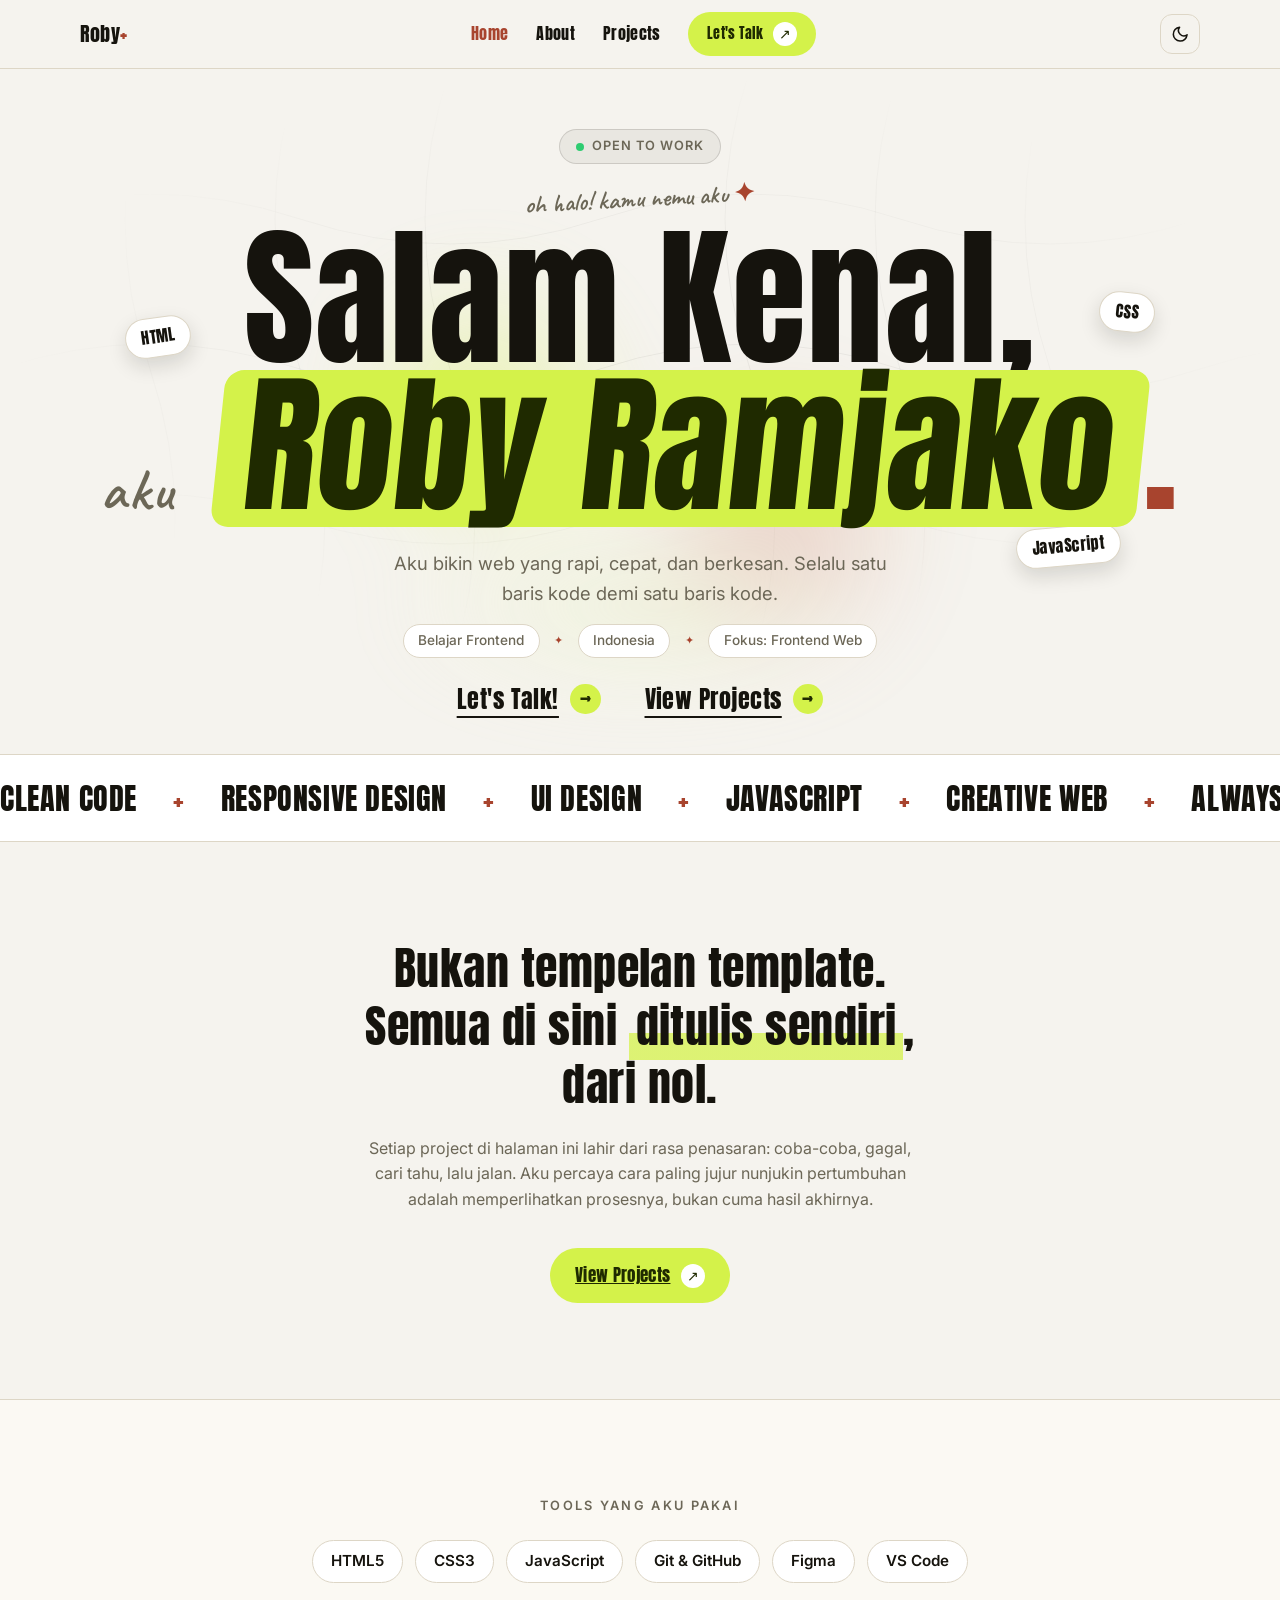
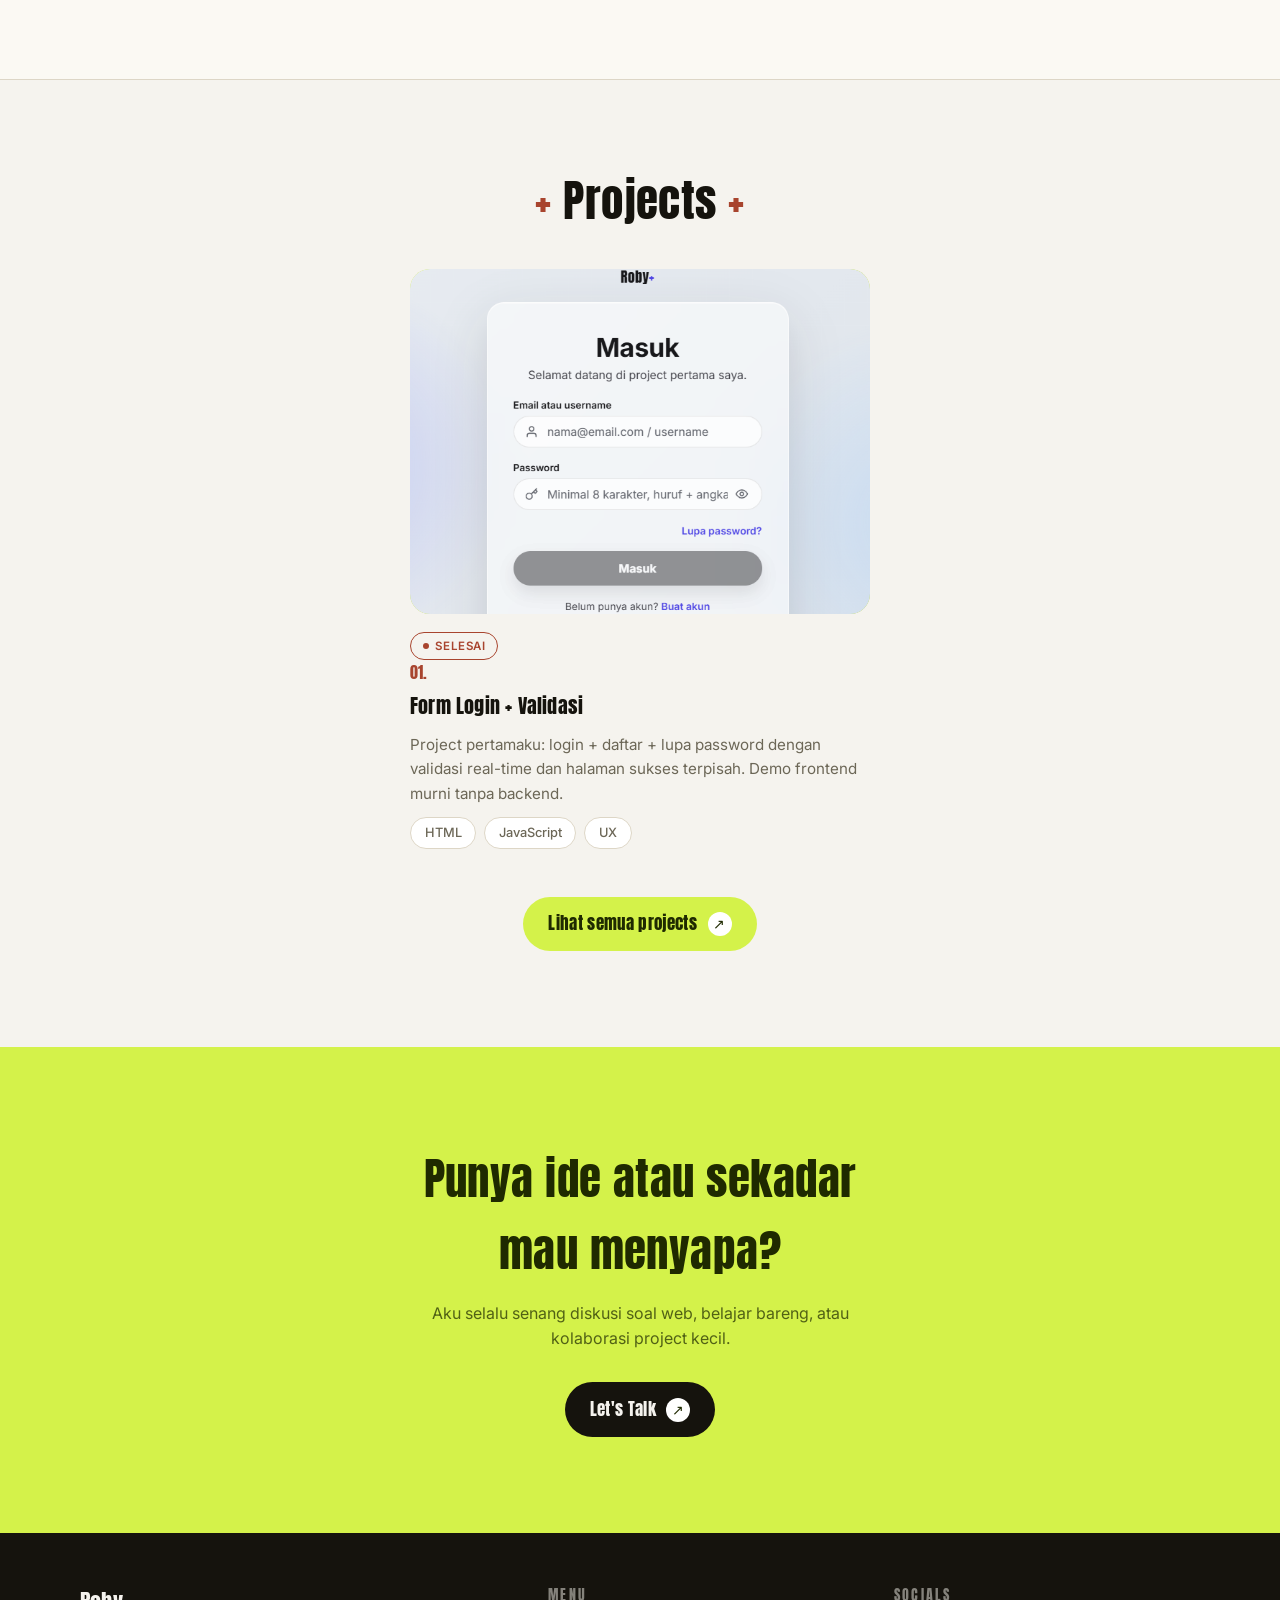
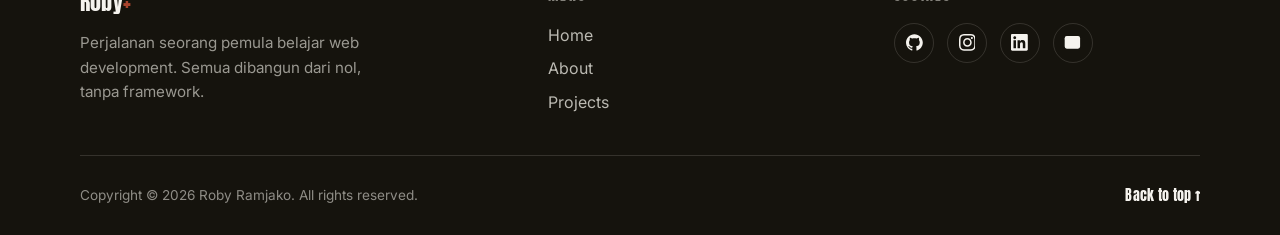
<file: index.html>
<!DOCTYPE html>
<html lang="id">
<head>
  <meta charset="UTF-8">
  <meta name="viewport" content="width=device-width, initial-scale=1.0">
  <title>Roby Ramjako — Creative Portfolio</title>
  <meta name="description" content="Portfolio Roby Ramjako: perjalanan belajar web development dengan HTML, CSS, dan JavaScript murni.">
  <meta property="og:type" content="website">
  <meta property="og:title" content="Roby Ramjako — Creative Portfolio">
  <meta property="og:description" content="Perjalanan belajar web development dengan HTML, CSS, dan JavaScript murni.">
  <meta property="og:image" content="https://robyramjako.github.io/assets/profile.png">
  <meta name="theme-color" content="#f5f3ee">
  <script>
    (function () {
      var theme = null
      try {
        theme = localStorage.getItem("theme")
      } catch (error) {}
      if (!theme && window.matchMedia("(prefers-color-scheme: dark)").matches) theme = "dark"
      if (theme) document.documentElement.dataset.theme = theme
    })()
  </script>
  <link rel="icon" href="data:image/svg+xml,<svg xmlns='http://www.w3.org/2000/svg' viewBox='0 0 100 100'><rect width='100' height='100' rx='24' fill='%23d4f24a'/><path d='M50 24v52M24 50h52' stroke='%231f2a00' stroke-width='12' stroke-linecap='round'/></svg>">
  <link rel="preconnect" href="https://fonts.googleapis.com">
  <link rel="preconnect" href="https://fonts.gstatic.com" crossorigin>
  <link href="https://fonts.googleapis.com/css2?family=Anton&family=Caveat:wght@600&family=Inter:wght@400;500;600&display=swap" rel="stylesheet">
  <link rel="stylesheet" href="css/style.css">
</head>
<body>
  <a class="skip-link" href="#main">Langsung ke konten</a>
  <header class="site-header">
    <div class="container header-inner">
      <a href="index.html" class="logo">Roby<span>+</span></a>
      <nav class="site-nav" id="siteNav" aria-label="Navigasi utama">
        <a href="index.html" class="active" aria-current="page">Home</a>
        <a href="about.html">About</a>
        <a href="projects.html">Projects</a>
        <a href="#contact" class="btn btn-solid btn-small nav-cta">Let's Talk <span class="btn-arrow">&#8599;</span></a>
      </nav>
      <div class="header-actions">
        <button class="theme-toggle" id="themeToggle" aria-label="Ganti tema terang atau gelap">
          <svg class="icon-moon" viewBox="0 0 24 24" aria-hidden="true"><path d="M21 12.79A9 9 0 1 1 11.21 3 7 7 0 0 0 21 12.79z"/></svg>
          <svg class="icon-sun" viewBox="0 0 24 24" aria-hidden="true"><circle cx="12" cy="12" r="4"/><path d="M12 2v2m0 16v2M4.93 4.93l1.41 1.41m11.32 11.32 1.41 1.41M2 12h2m16 0h2M4.93 19.07l1.41-1.41M17.66 6.34l1.41-1.41"/></svg>
        </button>
        <button class="nav-toggle" id="navToggle" aria-label="Buka menu navigasi" aria-expanded="false" aria-controls="siteNav">
          <span></span><span></span><span></span>
        </button>
      </div>
    </div>
  </header>

  <main id="main">
    <section class="hero">
      <div class="hero-blob" aria-hidden="true"></div>
      <div class="container hero-inner">
        <p class="hero-badge"><span class="dot" aria-hidden="true"></span>Open to work</p>
        <p class="hero-doodle">oh halo! kamu nemu aku <span class="doodle-star" aria-hidden="true">&#10022;</span></p>
        <h1 class="hero-title">
          Salam Kenal,<br>
          <span class="hero-small">aku</span> <span class="title-box">Roby Ramjako</span><span class="accent">.</span>
        </h1>
        <span class="hero-chip chip-1" aria-hidden="true">HTML</span>
        <span class="hero-chip chip-2" aria-hidden="true">CSS</span>
        <span class="hero-chip chip-3" aria-hidden="true">JavaScript</span>
        <p class="hero-sub">Aku bikin web yang rapi, cepat, dan berkesan. Selalu satu baris kode demi satu baris kode.</p>
        <div class="hero-meta">
          <span>Belajar Frontend</span>
          <span class="meta-sep" aria-hidden="true">&#10022;</span>
          <span>Indonesia</span>
          <span class="meta-sep" aria-hidden="true">&#10022;</span>
          <span>Fokus: Frontend Web</span>
        </div>
        <div class="hero-links">
          <a href="#contact" class="hero-link"><span class="link-text">Let's Talk!</span> <span class="link-arrow">&#8594;</span></a>
          <a href="projects.html" class="hero-link"><span class="link-text">View Projects</span> <span class="link-arrow">&#8594;</span></a>
        </div>
      </div>
    </section>

    <div class="marquee" aria-hidden="true">
      <div class="marquee-track">
        <div class="marquee-group">
          <span>Clean Code</span><span class="sep">+</span>
          <span>Responsive Design</span><span class="sep">+</span>
          <span>UI Design</span><span class="sep">+</span>
          <span>JavaScript</span><span class="sep">+</span>
          <span>Creative Web</span><span class="sep">+</span>
          <span>Always Learning</span><span class="sep">+</span>
        </div>
        <div class="marquee-group">
          <span>Clean Code</span><span class="sep">+</span>
          <span>Responsive Design</span><span class="sep">+</span>
          <span>UI Design</span><span class="sep">+</span>
          <span>JavaScript</span><span class="sep">+</span>
          <span>Creative Web</span><span class="sep">+</span>
          <span>Always Learning</span><span class="sep">+</span>
        </div>
      </div>
    </div>

    <section class="statement">
      <div class="container">
        <h2 class="reveal">Bukan tempelan template. Semua di sini <span class="highlight">ditulis sendiri</span>, dari nol.</h2>
        <p class="reveal reveal-d1">Setiap project di halaman ini lahir dari rasa penasaran: coba-coba, gagal, cari tahu, lalu jalan. Aku percaya cara paling jujur nunjukin pertumbuhan adalah memperlihatkan prosesnya, bukan cuma hasil akhirnya.</p>
        <a href="projects.html" class="btn btn-solid reveal reveal-d2"><span class="link-text">View Projects</span> <span class="btn-arrow">&#8599;</span></a>
      </div>
    </section>

    <section class="tools">
      <div class="container">
        <p class="tools-label">Tools yang aku pakai</p>
        <ul class="tools-list reveal">
          <li>HTML5</li>
          <li>CSS3</li>
          <li>JavaScript</li>
          <li>Git &amp; GitHub</li>
          <li>Figma</li>
          <li>VS Code</li>
        </ul>
      </div>
    </section>

    <section class="projects-preview">
      <div class="container">
        <div class="section-head">
          <h2 class="section-title reveal"><span class="plus">+</span> Projects <span class="plus">+</span></h2>
        </div>
        <div class="project-grid">
          <article class="project-card reveal" data-tags="html javascript ux">
            <a href="project/login/index.html" class="project-thumb-link" aria-label="Lihat project Form Login + Validasi"><img class="project-thumb thumb-6 thumb-photo" src="project/login/img/preview.png" alt=""></a>
            <div class="project-meta">
              <span class="status status-active">Selesai</span>
              <span class="project-num">01.</span>
              <h3><a href="project/login/index.html" class="project-title-link">Form Login + Validasi</a></h3>
              <p class="project-desc">Project pertamaku: login + daftar + lupa password dengan validasi real-time dan halaman sukses terpisah. Demo frontend murni tanpa backend.</p>
              <ul class="tags">
                <li>HTML</li>
                <li>JavaScript</li>
                <li>UX</li>
              </ul>
            </div>
          </article>
        </div>
        <p class="reveal" style="text-align: center; margin-top: 2rem"><a href="projects.html" class="btn btn-solid">Lihat semua projects <span class="btn-arrow">&#8599;</span></a></p>
      </div>
    </section>

    <section class="cta-band">
      <div class="container">
        <h2 class="reveal">Punya ide atau sekadar mau menyapa?</h2>
        <p class="reveal reveal-d1">Aku selalu senang diskusi soal web, belajar bareng, atau kolaborasi project kecil.</p>
        <a href="mailto:1002250040@students.itts.ac.id" class="btn btn-invert reveal reveal-d2">Let's Talk <span class="btn-arrow">&#8599;</span></a>
      </div>
    </section>
  </main>

  <footer class="footer" id="contact">
    <div class="container">
      <div class="footer-grid">
        <div class="footer-brand">
          <a href="index.html" class="logo">Roby<span>+</span></a>
          <p>Perjalanan seorang pemula belajar web development. Semua dibangun dari nol, tanpa framework.</p>
        </div>
        <nav class="footer-col" aria-label="Menu footer">
          <h3>Menu</h3>
          <ul>
            <li><a href="index.html">Home</a></li>
            <li><a href="about.html">About</a></li>
            <li><a href="projects.html">Projects</a></li>
          </ul>
        </nav>
        <div class="footer-col">
          <h3>Socials</h3>
          <div class="socials">
            <a href="https://github.com/robyramjako" aria-label="GitHub" target="_blank" rel="noopener">
              <svg viewBox="0 0 24 24" aria-hidden="true"><path d="M12 .297c-6.63 0-12 5.373-12 12 0 5.303 3.438 9.8 8.205 11.385.6.113.82-.258.82-.577 0-.285-.01-1.04-.015-2.04-3.338.724-4.042-1.61-4.042-1.61C4.422 18.07 3.633 17.7 3.633 17.7c-1.087-.744.084-.729.084-.729 1.205.084 1.838 1.236 1.838 1.236 1.07 1.835 2.809 1.305 3.495.998.108-.776.417-1.305.76-1.605-2.665-.3-5.466-1.332-5.466-5.93 0-1.31.465-2.38 1.235-3.22-.135-.303-.54-1.523.105-3.176 0 0 1.005-.322 3.3 1.23.96-.267 1.98-.399 3-.405 1.02.006 2.04.138 3 .405 2.28-1.552 3.285-1.23 3.285-1.23.645 1.653.24 2.873.12 3.176.765.84 1.23 1.91 1.23 3.22 0 4.61-2.805 5.625-5.475 5.92.42.36.81 1.096.81 2.22 0 1.606-.015 2.896-.015 3.286 0 .315.21.69.825.57C20.565 22.092 24 17.592 24 12.297c0-6.627-5.373-12-12-12"/></svg>
            </a>
            <a href="https://instagram.com/ramjako_roby30" aria-label="Instagram" target="_blank" rel="noopener">
              <svg viewBox="0 0 24 24" aria-hidden="true"><path d="M12 2.163c3.204 0 3.584.012 4.85.07 3.252.148 4.771 1.691 4.919 4.919.058 1.265.069 1.645.069 4.849 0 3.205-.012 3.584-.069 4.849-.149 3.225-1.664 4.771-4.919 4.919-1.266.058-1.644.07-4.85.07-3.204 0-3.584-.012-4.849-.07-3.26-.149-4.771-1.699-4.919-4.92-.058-1.265-.07-1.644-.07-4.849 0-3.204.013-3.583.07-4.849.149-3.227 1.664-4.771 4.919-4.919 1.266-.057 1.645-.069 4.849-.069zm0-2.163c-3.259 0-3.667.014-4.947.072-4.358.2-6.78 2.618-6.98 6.98-.059 1.281-.073 1.689-.073 4.948 0 3.259.014 3.668.072 4.948.2 4.358 2.618 6.78 6.98 6.98 1.281.058 1.689.072 4.948.072 3.259 0 3.668-.014 4.948-.072 4.354-.2 6.782-2.618 6.979-6.98.059-1.28.073-1.689.073-4.948 0-3.259-.014-3.667-.072-4.947-.196-4.354-2.617-6.78-6.979-6.98-1.281-.059-1.69-.073-4.949-.073zm0 5.838c-3.403 0-6.162 2.759-6.162 6.162s2.759 6.163 6.162 6.163 6.162-2.759 6.162-6.163c0-3.403-2.759-6.162-6.162-6.162zm0 10.162c-2.209 0-4-1.79-4-4 0-2.209 1.791-4 4-4s4 1.791 4 4c0 2.21-1.791 4-4 4zm6.406-11.845c-.796 0-1.441.645-1.441 1.44s.645 1.44 1.441 1.44c.795 0 1.439-.645 1.439-1.44s-.644-1.44-1.439-1.44z"/></svg>
            </a>
            <a href="https://linkedin.com/in/roby-ramjako" aria-label="LinkedIn" target="_blank" rel="noopener">
              <svg viewBox="0 0 24 24" aria-hidden="true"><path d="M20.447 20.452h-3.554v-5.569c0-1.328-.027-3.037-1.852-3.037-1.853 0-2.136 1.445-2.136 2.939v5.667H9.351V9h3.414v1.561h.046c.477-.9 1.637-1.85 3.37-1.85 3.601 0 4.267 2.37 4.267 5.455v6.286zM5.337 7.433c-1.144 0-2.063-.926-2.063-2.065 0-1.138.92-2.063 2.063-2.063 1.14 0 2.064.925 2.064 2.063 0 1.139-.925 2.065-2.064 2.065zm1.782 13.019H3.555V9h3.564v11.452zM22.225 0H1.771C.792 0 0 .774 0 1.729v20.542C0 23.227.792 24 1.771 24h20.451C23.2 24 24 23.227 24 22.271V1.729C24 .774 23.2 0 22.222 0h.003z"/></svg>
            </a>
            <a href="mailto:1002250040@students.itts.ac.id" aria-label="Email">
              <svg viewBox="0 0 24 24" fill="none" stroke="currentColor" stroke-width="2" stroke-linecap="round" stroke-linejoin="round" aria-hidden="true"><rect x="2" y="4" width="20" height="16" rx="2"/><path d="m22 7-10 5L2 7"/></svg>
            </a>
          </div>
        </div>
      </div>
      <div class="footer-bottom">
        <p>Copyright &copy; <span id="year">2026</span> Roby Ramjako. All rights reserved.</p>
        <a href="#" class="back-top">Back to top &#8593;</a>
      </div>
    </div>
  </footer>

  <script src="js/main.js"></script>
</body>
</html>
</file>
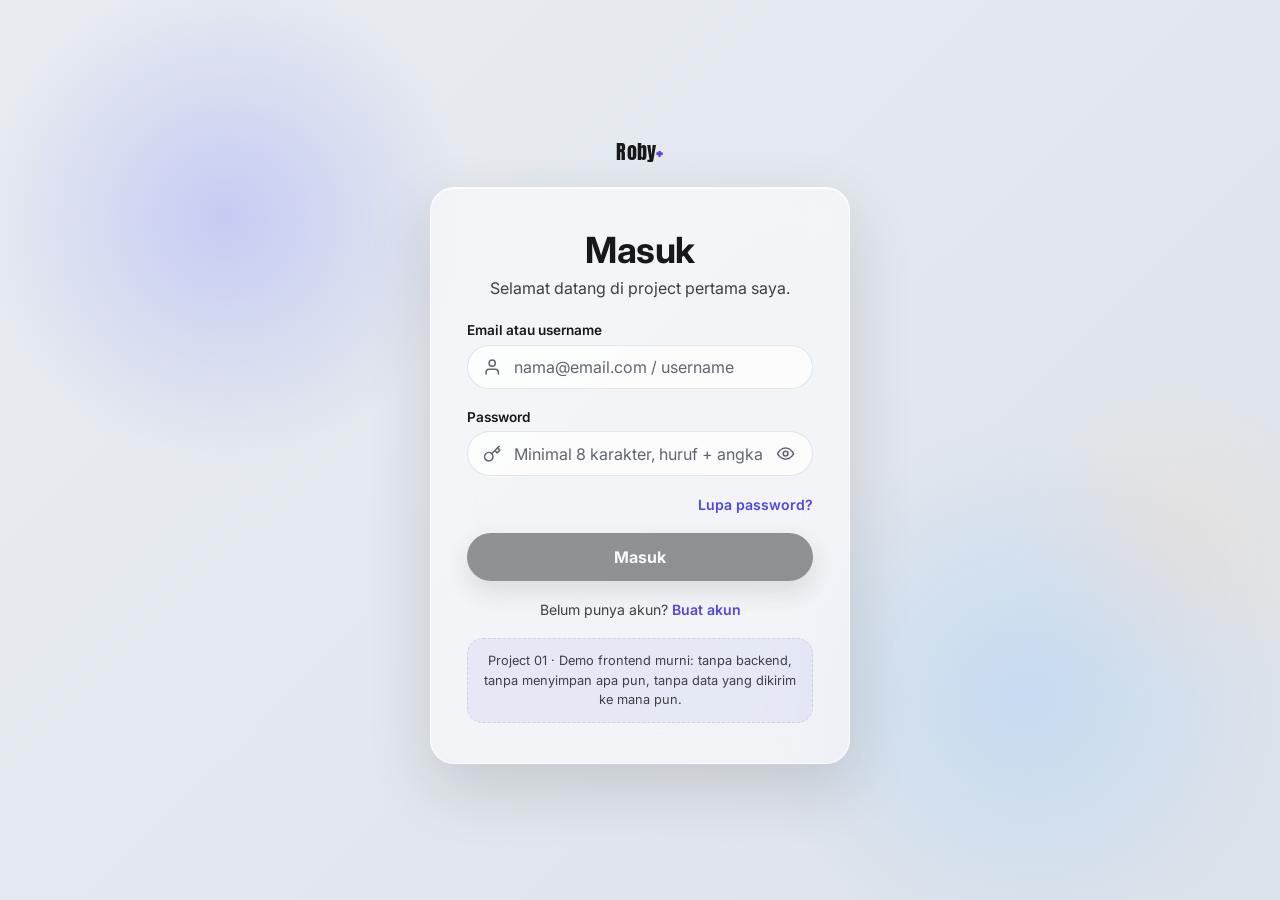
<file: project/login/index.html>
<!DOCTYPE html>
<html lang="id">
<head>
  <meta charset="UTF-8">
  <meta name="viewport" content="width=device-width, initial-scale=1.0, viewport-fit=cover">
  <title>Masuk — Project 01 Roby Ramjako</title>
  <meta name="description" content="Halaman login demo kaca: validasi real-time, dibuat dengan HTML, CSS, dan JavaScript murni.">
  <meta name="theme-color" content="#e9edf2">
  <link rel="icon" href="data:image/svg+xml,<svg xmlns='http://www.w3.org/2000/svg' viewBox='0 0 100 100'><rect width='100' height='100' rx='24' fill='%234f46e5'/><circle cx='50' cy='38' r='16' fill='white'/><path d='M20 82c4-18 16-26 30-26s26 8 30 26' fill='white'/></svg>">
  <link rel="preconnect" href="https://fonts.googleapis.com">
  <link rel="preconnect" href="https://fonts.gstatic.com" crossorigin>
  <link href="https://fonts.googleapis.com/css2?family=Anton&family=Inter:wght@400;600;700&display=swap" rel="stylesheet">
  <link rel="stylesheet" href="style.css">
</head>
<body>
  <div class="bg-decor" aria-hidden="true"></div>

  <div class="login-wrap">
    <a class="brand-mini" href="../../projects.html">Roby<span>+</span></a>

    <main class="card" id="card">
      <h1>Masuk</h1>
      <p class="sub">Selamat datang di project pertama saya.</p>

      <form id="loginForm" novalidate>
        <div class="field">
          <label for="identity">Email atau username</label>
          <div class="input-wrap">
            <span class="input-icon" aria-hidden="true">
              <svg viewBox="0 0 24 24" fill="none" stroke="currentColor" stroke-width="2" stroke-linecap="round" stroke-linejoin="round"><path d="M20 21v-2a4 4 0 0 0-4-4H8a4 4 0 0 0-4 4v2"/><circle cx="12" cy="7" r="4"/></svg>
            </span>
            <input
              type="text"
              id="identity"
              name="identity"
              placeholder="nama@email.com / username"
              autocomplete="username"
              autocapitalize="none"
              autocorrect="off"
              spellcheck="false"
              aria-describedby="identityError"
              aria-invalid="false"
            >
          </div>
          <p class="error" id="identityError" aria-live="polite"></p>
        </div>

        <div class="field">
          <label for="password">Password</label>
          <div class="input-wrap">
            <span class="input-icon" aria-hidden="true">
              <svg viewBox="0 0 24 24" fill="none" stroke="currentColor" stroke-width="2" stroke-linecap="round" stroke-linejoin="round"><path d="M21 2l-2 2m-7.61 7.61a5.5 5.5 0 1 1-7.778 7.778 5.5 5.5 0 0 1 7.777-7.777zm0 0L15.5 7.5m0 0l3 3L22 7l-3-3m-3.5 3.5L19 4"/></svg>
            </span>
            <input
              type="password"
              id="password"
              name="password"
              class="with-toggle"
              placeholder="Minimal 8 karakter, huruf + angka"
              autocomplete="current-password"
              aria-describedby="passwordError"
              aria-invalid="false"
            >
            <button type="button" class="toggle-pass" id="togglePass" aria-label="Tampilkan password" aria-pressed="false">
              <svg class="icon-eye" viewBox="0 0 24 24" fill="none" stroke="currentColor" stroke-width="2" stroke-linecap="round" stroke-linejoin="round" aria-hidden="true"><path d="M2 12s3.5-7 10-7 10 7 10 7-3.5 7-10 7-10-7-10-7z"/><circle cx="12" cy="12" r="3"/></svg>
              <svg class="icon-eye-off" viewBox="0 0 24 24" fill="none" stroke="currentColor" stroke-width="2" stroke-linecap="round" stroke-linejoin="round" aria-hidden="true"><path d="M17.94 17.94A10.07 10.07 0 0 1 12 20c-7 0-10-8-10-8a18.45 18.45 0 0 1 5.06-5.94"/><path d="M9.9 4.24A9.12 9.12 0 0 1 12 4c7 0 10 8 10 8a18.5 18.5 0 0 1-2.16 3.19"/><path d="M14.12 14.12A3 3 0 1 1 9.88 9.88"/><line x1="2" y1="2" x2="22" y2="22"/></svg>
            </button>
          </div>
          <p class="error" id="passwordError" aria-live="polite"></p>
        </div>

        <p class="forgot-link">
          <a href="forgot.html" class="text-link">Lupa password?</a>
        </p>

        <button type="submit" class="btn" id="submitBtn" disabled>
          <span class="btn-text">Masuk</span>
          <span class="spinner" aria-hidden="true"></span>
        </button>
      </form>

      <p class="auth-switch">Belum punya akun? <a href="register.html" class="text-link">Buat akun</a></p>
      <p class="demo-note">Project 01 · Demo frontend murni: tanpa backend, tanpa menyimpan apa pun, tanpa data yang dikirim ke mana pun.</p>
    </main>
  </div>

  <script src="script.js"></script>
</body>
</html>
</file>
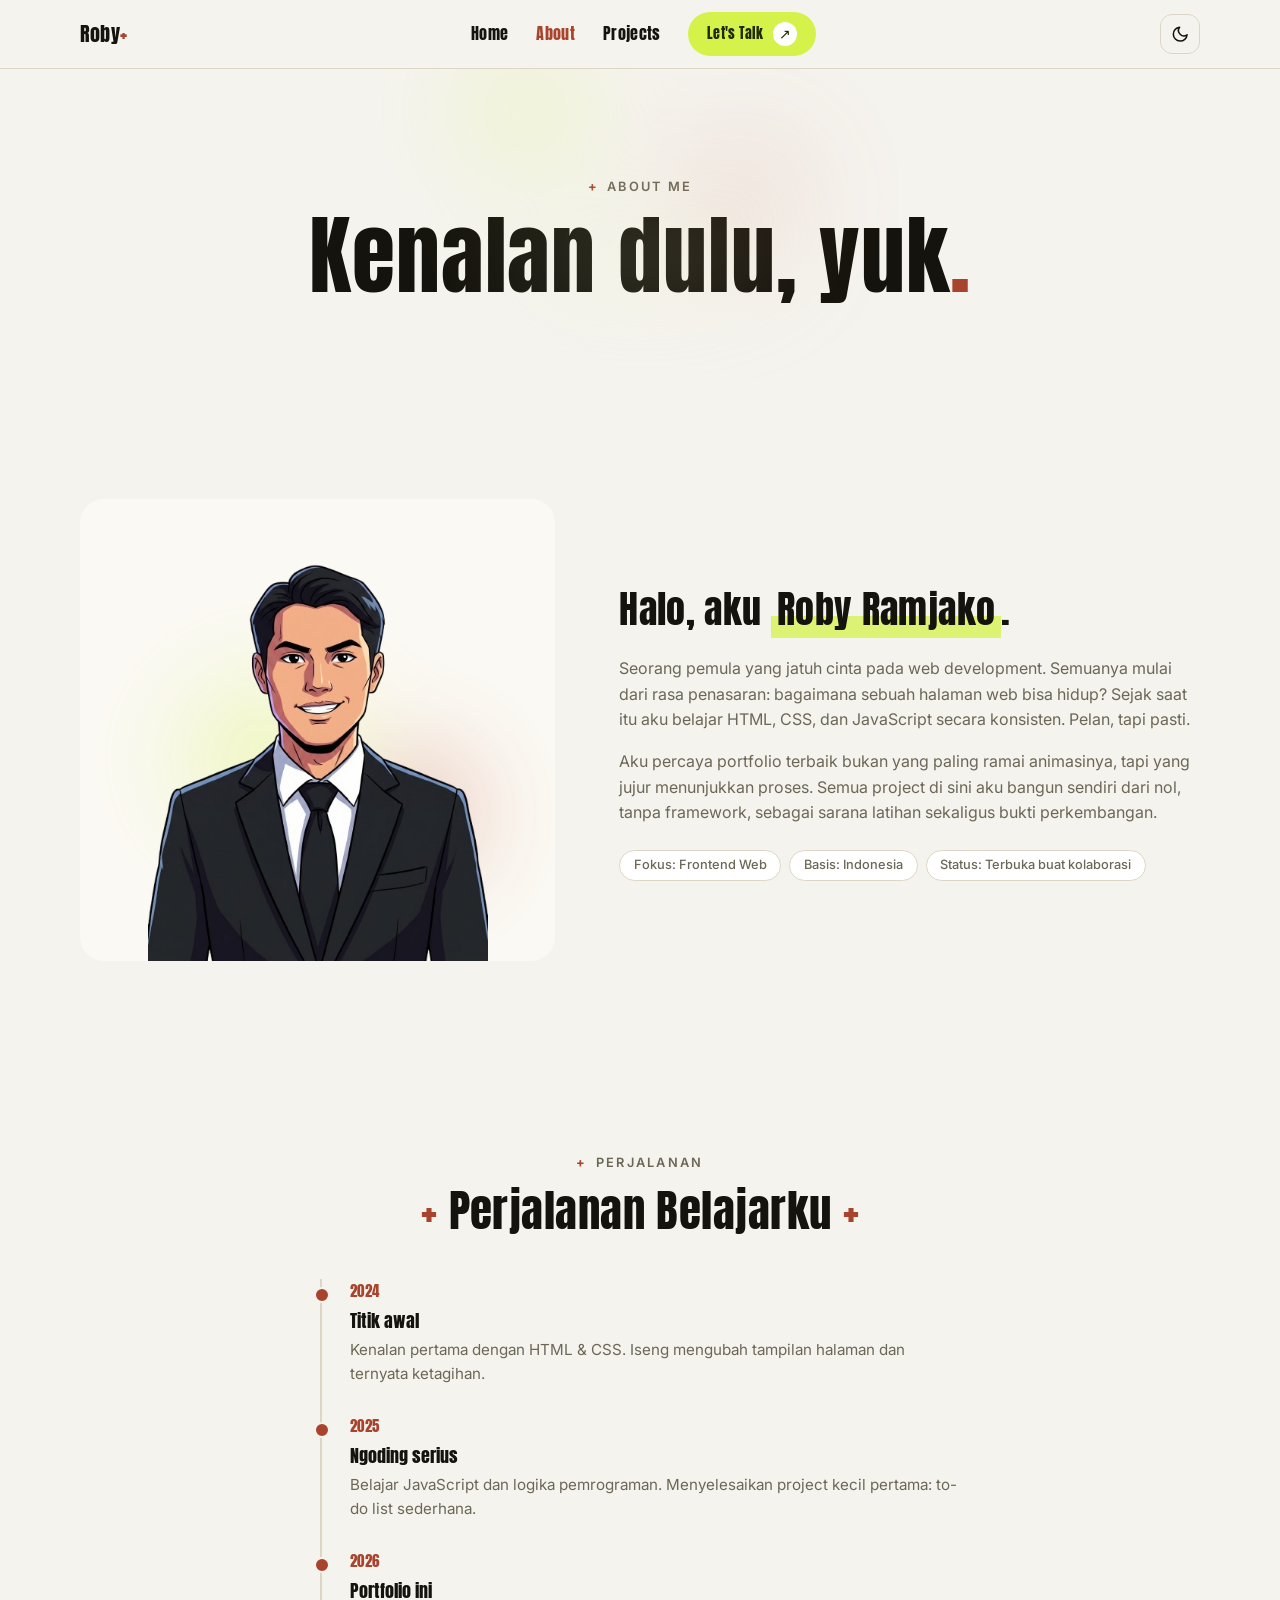
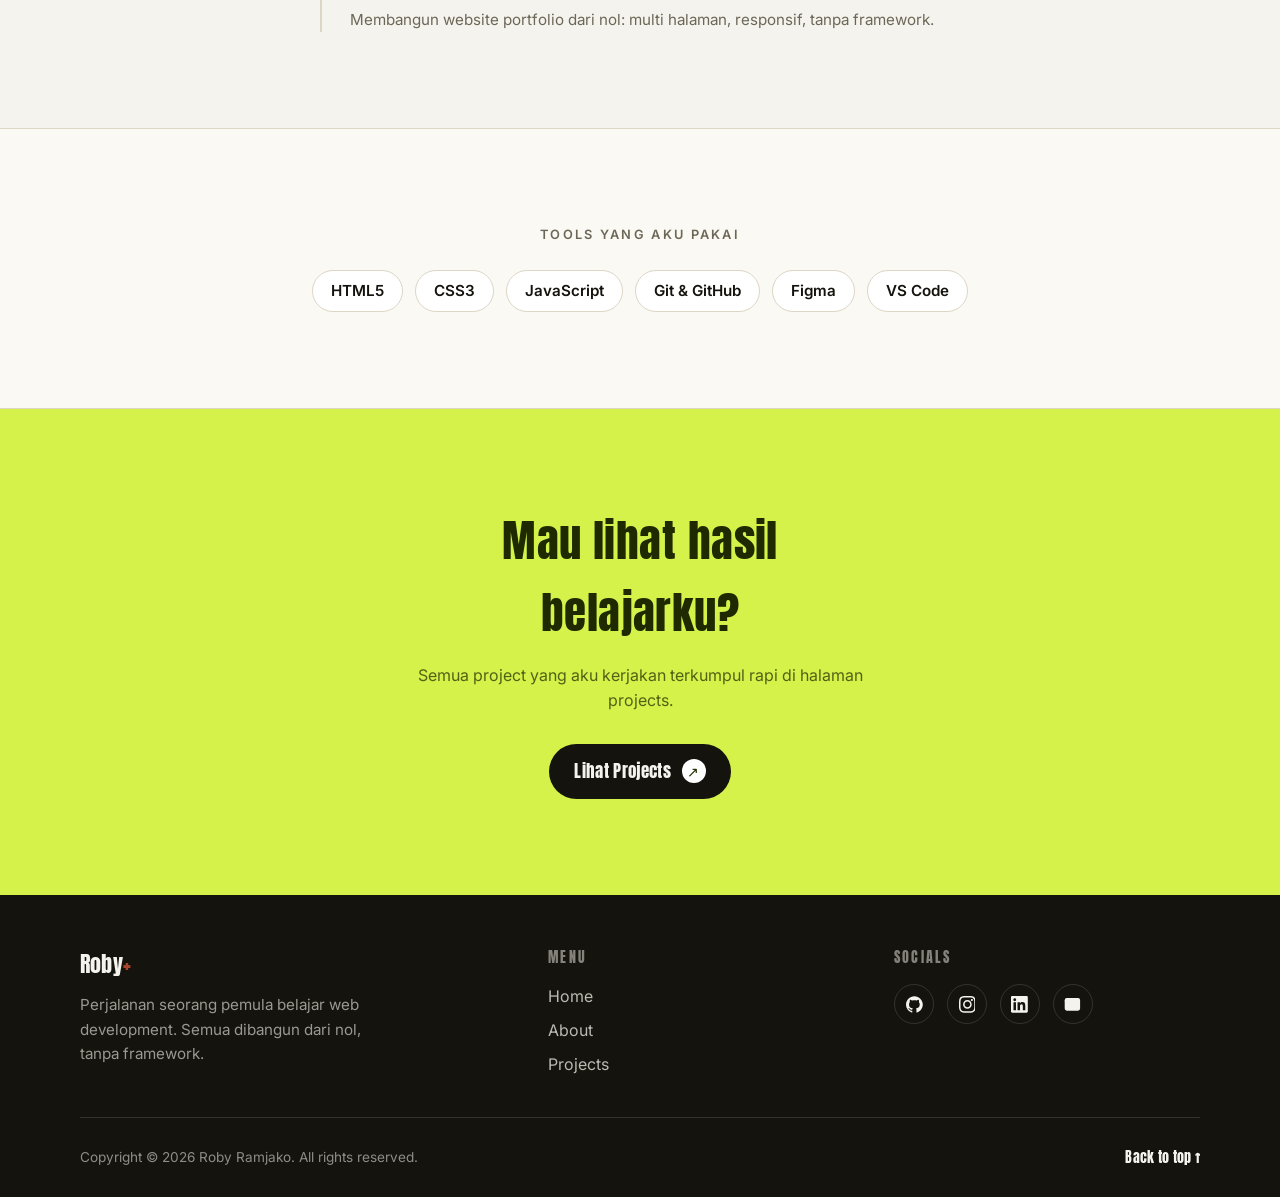
<file: about.html>
<!DOCTYPE html>
<html lang="id">
<head>
  <meta charset="UTF-8">
  <meta name="viewport" content="width=device-width, initial-scale=1.0">
  <title>Tentang — Roby Ramjako</title>
  <meta name="description" content="Kenalan dengan Roby Ramjako: perjalanan belajar web development dari nol.">
  <meta property="og:type" content="website">
  <meta property="og:title" content="Tentang — Roby Ramjako">
  <meta property="og:description" content="Kenalan dengan Roby Ramjako: perjalanan belajar web development dari nol.">
  <meta property="og:image" content="https://robyramjako.github.io/assets/profile.png">
  <meta name="theme-color" content="#f5f3ee">
  <script>
    (function () {
      var theme = null
      try {
        theme = localStorage.getItem("theme")
      } catch (error) {}
      if (!theme && window.matchMedia("(prefers-color-scheme: dark)").matches) theme = "dark"
      if (theme) document.documentElement.dataset.theme = theme
    })()
  </script>
  <link rel="icon" href="data:image/svg+xml,<svg xmlns='http://www.w3.org/2000/svg' viewBox='0 0 100 100'><rect width='100' height='100' rx='24' fill='%23d4f24a'/><path d='M50 24v52M24 50h52' stroke='%231f2a00' stroke-width='12' stroke-linecap='round'/></svg>">
  <link rel="preconnect" href="https://fonts.googleapis.com">
  <link rel="preconnect" href="https://fonts.gstatic.com" crossorigin>
  <link href="https://fonts.googleapis.com/css2?family=Anton&family=Caveat:wght@600&family=Inter:wght@400;500;600&display=swap" rel="stylesheet">
  <link rel="stylesheet" href="css/style.css">
</head>
<body>
  <a class="skip-link" href="#main">Langsung ke konten</a>
  <header class="site-header">
    <div class="container header-inner">
      <a href="index.html" class="logo">Roby<span>+</span></a>
      <nav class="site-nav" id="siteNav" aria-label="Navigasi utama">
        <a href="index.html">Home</a>
        <a href="about.html" class="active" aria-current="page">About</a>
        <a href="projects.html">Projects</a>
        <a href="#contact" class="btn btn-solid btn-small nav-cta">Let's Talk <span class="btn-arrow">&#8599;</span></a>
      </nav>
      <div class="header-actions">
        <button class="theme-toggle" id="themeToggle" aria-label="Ganti tema terang atau gelap">
          <svg class="icon-moon" viewBox="0 0 24 24" aria-hidden="true"><path d="M21 12.79A9 9 0 1 1 11.21 3 7 7 0 0 0 21 12.79z"/></svg>
          <svg class="icon-sun" viewBox="0 0 24 24" aria-hidden="true"><circle cx="12" cy="12" r="4"/><path d="M12 2v2m0 16v2M4.93 4.93l1.41 1.41m11.32 11.32 1.41 1.41M2 12h2m16 0h2M4.93 19.07l1.41-1.41M17.66 6.34l1.41-1.41"/></svg>
        </button>
        <button class="nav-toggle" id="navToggle" aria-label="Buka menu navigasi" aria-expanded="false" aria-controls="siteNav">
          <span></span><span></span><span></span>
        </button>
      </div>
    </div>
  </header>

  <main id="main">
    <section class="page-hero">
      <div class="hero-blob blob-sm" aria-hidden="true"></div>
      <div class="container">
        <p class="eyebrow">About Me</p>
        <h1 class="page-hero-title">Kenalan dulu, yuk<span class="accent">.</span></h1>
      </div>
    </section>

    <section class="about">
      <div class="container about-grid">
        <div class="about-photo-wrap reveal">
          <img src="assets/profile.png" alt="Ilustrasi profil Roby Ramjako" class="about-photo" width="340" height="425">
        </div>
        <div class="about-body">
          <h2 class="reveal">Halo, aku <span class="highlight">Roby Ramjako</span>.</h2>
          <p class="reveal reveal-d1">Seorang pemula yang jatuh cinta pada web development. Semuanya mulai dari rasa penasaran: bagaimana sebuah halaman web bisa hidup? Sejak saat itu aku belajar HTML, CSS, dan JavaScript secara konsisten. Pelan, tapi pasti.</p>
          <p class="reveal reveal-d2">Aku percaya portfolio terbaik bukan yang paling ramai animasinya, tapi yang jujur menunjukkan proses. Semua project di sini aku bangun sendiri dari nol, tanpa framework, sebagai sarana latihan sekaligus bukti perkembangan.</p>
          <ul class="tags about-facts reveal reveal-d2">
            <li>Fokus: Frontend Web</li>
            <li>Basis: Indonesia</li>
            <li>Status: Terbuka buat kolaborasi</li>
          </ul>
        </div>
      </div>
    </section>

    <section class="journey">
      <div class="container">
        <p class="eyebrow">Perjalanan</p>
        <h2 class="section-title journey-title reveal"><span class="plus">+</span> Perjalanan Belajarku <span class="plus">+</span></h2>
        <ul class="timeline reveal reveal-d1">
          <li>
            <span class="year">2024</span>
            <h3>Titik awal</h3>
            <p>Kenalan pertama dengan HTML &amp; CSS. Iseng mengubah tampilan halaman dan ternyata ketagihan.</p>
          </li>
          <li>
            <span class="year">2025</span>
            <h3>Ngoding serius</h3>
            <p>Belajar JavaScript dan logika pemrograman. Menyelesaikan project kecil pertama: to-do list sederhana.</p>
          </li>
          <li>
            <span class="year">2026</span>
            <h3>Portfolio ini</h3>
            <p>Membangun website portfolio dari nol: multi halaman, responsif, tanpa framework.</p>
          </li>
        </ul>
      </div>
    </section>

    <section class="tools">
      <div class="container">
        <p class="tools-label">Tools yang aku pakai</p>
        <ul class="tools-list reveal">
          <li>HTML5</li>
          <li>CSS3</li>
          <li>JavaScript</li>
          <li>Git &amp; GitHub</li>
          <li>Figma</li>
          <li>VS Code</li>
        </ul>
      </div>
    </section>

    <section class="cta-band">
      <div class="container">
        <h2 class="reveal">Mau lihat hasil belajarku?</h2>
        <p class="reveal reveal-d1">Semua project yang aku kerjakan terkumpul rapi di halaman projects.</p>
        <a href="projects.html" class="btn btn-invert reveal reveal-d2">Lihat Projects <span class="btn-arrow">&#8599;</span></a>
      </div>
    </section>
  </main>

  <footer class="footer" id="contact">
    <div class="container">
      <div class="footer-grid">
        <div class="footer-brand">
          <a href="index.html" class="logo">Roby<span>+</span></a>
          <p>Perjalanan seorang pemula belajar web development. Semua dibangun dari nol, tanpa framework.</p>
        </div>
        <nav class="footer-col" aria-label="Menu footer">
          <h3>Menu</h3>
          <ul>
            <li><a href="index.html">Home</a></li>
            <li><a href="about.html">About</a></li>
            <li><a href="projects.html">Projects</a></li>
          </ul>
        </nav>
        <div class="footer-col">
          <h3>Socials</h3>
          <div class="socials">
            <a href="https://github.com/robyramjako" aria-label="GitHub" target="_blank" rel="noopener">
              <svg viewBox="0 0 24 24" aria-hidden="true"><path d="M12 .297c-6.63 0-12 5.373-12 12 0 5.303 3.438 9.8 8.205 11.385.6.113.82-.258.82-.577 0-.285-.01-1.04-.015-2.04-3.338.724-4.042-1.61-4.042-1.61C4.422 18.07 3.633 17.7 3.633 17.7c-1.087-.744.084-.729.084-.729 1.205.084 1.838 1.236 1.838 1.236 1.07 1.835 2.809 1.305 3.495.998.108-.776.417-1.305.76-1.605-2.665-.3-5.466-1.332-5.466-5.93 0-1.31.465-2.38 1.235-3.22-.135-.303-.54-1.523.105-3.176 0 0 1.005-.322 3.3 1.23.96-.267 1.98-.399 3-.405 1.02.006 2.04.138 3 .405 2.28-1.552 3.285-1.23 3.285-1.23.645 1.653.24 2.873.12 3.176.765.84 1.23 1.91 1.23 3.22 0 4.61-2.805 5.625-5.475 5.92.42.36.81 1.096.81 2.22 0 1.606-.015 2.896-.015 3.286 0 .315.21.69.825.57C20.565 22.092 24 17.592 24 12.297c0-6.627-5.373-12-12-12"/></svg>
            </a>
            <a href="https://instagram.com/ramjako_roby30" aria-label="Instagram" target="_blank" rel="noopener">
              <svg viewBox="0 0 24 24" aria-hidden="true"><path d="M12 2.163c3.204 0 3.584.012 4.85.07 3.252.148 4.771 1.691 4.919 4.919.058 1.265.069 1.645.069 4.849 0 3.205-.012 3.584-.069 4.849-.149 3.225-1.664 4.771-4.919 4.919-1.266.058-1.644.07-4.85.07-3.204 0-3.584-.012-4.849-.07-3.26-.149-4.771-1.699-4.919-4.92-.058-1.265-.07-1.644-.07-4.849 0-3.204.013-3.583.07-4.849.149-3.227 1.664-4.771 4.919-4.919 1.266-.057 1.645-.069 4.849-.069zm0-2.163c-3.259 0-3.667.014-4.947.072-4.358.2-6.78 2.618-6.98 6.98-.059 1.281-.073 1.689-.073 4.948 0 3.259.014 3.668.072 4.948.2 4.358 2.618 6.78 6.98 6.98 1.281.058 1.689.072 4.948.072 3.259 0 3.668-.014 4.948-.072 4.354-.2 6.782-2.618 6.979-6.98.059-1.28.073-1.689.073-4.948 0-3.259-.014-3.667-.072-4.947-.196-4.354-2.617-6.78-6.979-6.98-1.281-.059-1.69-.073-4.949-.073zm0 5.838c-3.403 0-6.162 2.759-6.162 6.162s2.759 6.163 6.162 6.163 6.162-2.759 6.162-6.163c0-3.403-2.759-6.162-6.162-6.162zm0 10.162c-2.209 0-4-1.79-4-4 0-2.209 1.791-4 4-4s4 1.791 4 4c0 2.21-1.791 4-4 4zm6.406-11.845c-.796 0-1.441.645-1.441 1.44s.645 1.44 1.441 1.44c.795 0 1.439-.645 1.439-1.44s-.644-1.44-1.439-1.44z"/></svg>
            </a>
            <a href="https://linkedin.com/in/roby-ramjako" aria-label="LinkedIn" target="_blank" rel="noopener">
              <svg viewBox="0 0 24 24" aria-hidden="true"><path d="M20.447 20.452h-3.554v-5.569c0-1.328-.027-3.037-1.852-3.037-1.853 0-2.136 1.445-2.136 2.939v5.667H9.351V9h3.414v1.561h.046c.477-.9 1.637-1.85 3.37-1.85 3.601 0 4.267 2.37 4.267 5.455v6.286zM5.337 7.433c-1.144 0-2.063-.926-2.063-2.065 0-1.138.92-2.063 2.063-2.063 1.14 0 2.064.925 2.064 2.063 0 1.139-.925 2.065-2.064 2.065zm1.782 13.019H3.555V9h3.564v11.452zM22.225 0H1.771C.792 0 0 .774 0 1.729v20.542C0 23.227.792 24 1.771 24h20.451C23.2 24 24 23.227 24 22.271V1.729C24 .774 23.2 0 22.222 0h.003z"/></svg>
            </a>
            <a href="mailto:1002250040@students.itts.ac.id" aria-label="Email">
              <svg viewBox="0 0 24 24" fill="none" stroke="currentColor" stroke-width="2" stroke-linecap="round" stroke-linejoin="round" aria-hidden="true"><rect x="2" y="4" width="20" height="16" rx="2"/><path d="m22 7-10 5L2 7"/></svg>
            </a>
          </div>
        </div>
      </div>
      <div class="footer-bottom">
        <p>Copyright &copy; <span id="year">2026</span> Roby Ramjako. All rights reserved.</p>
        <a href="#" class="back-top">Back to top &#8593;</a>
      </div>
    </div>
  </footer>

  <script src="js/main.js"></script>
</body>
</html>
</file>
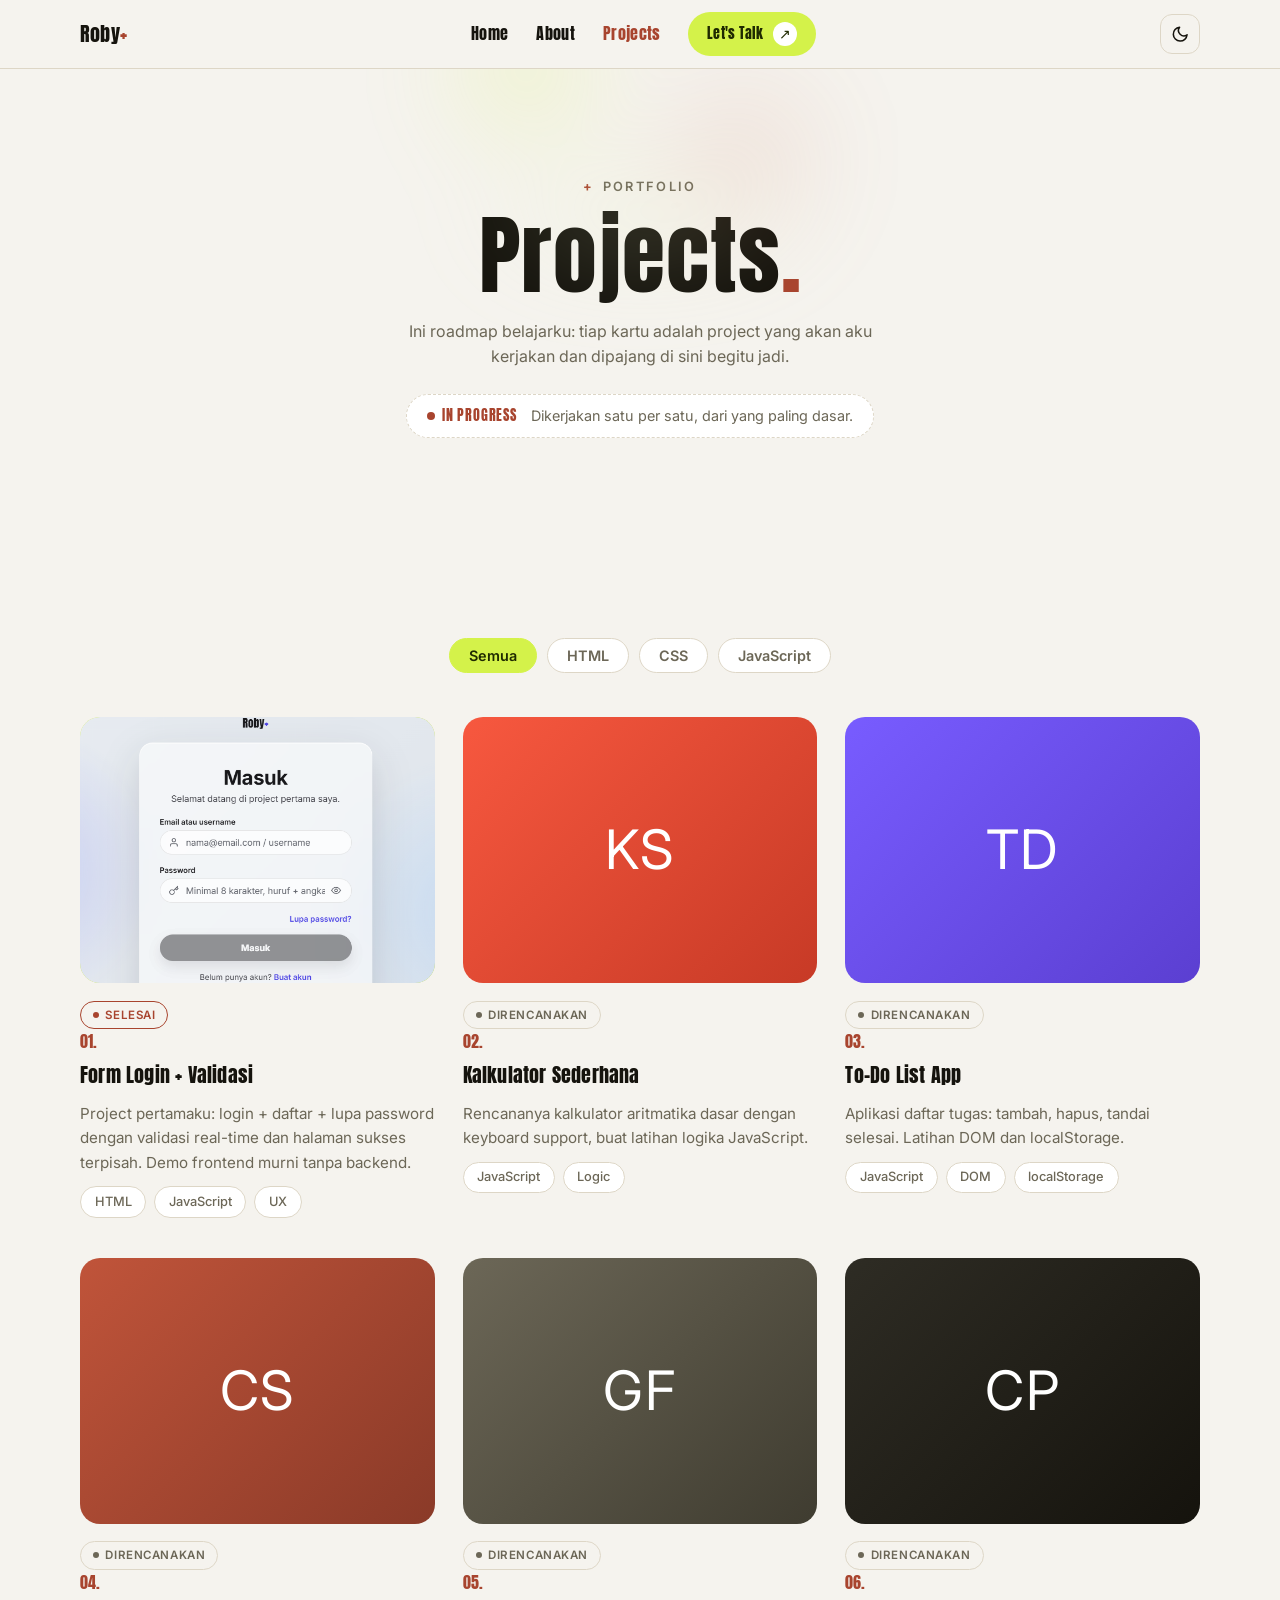
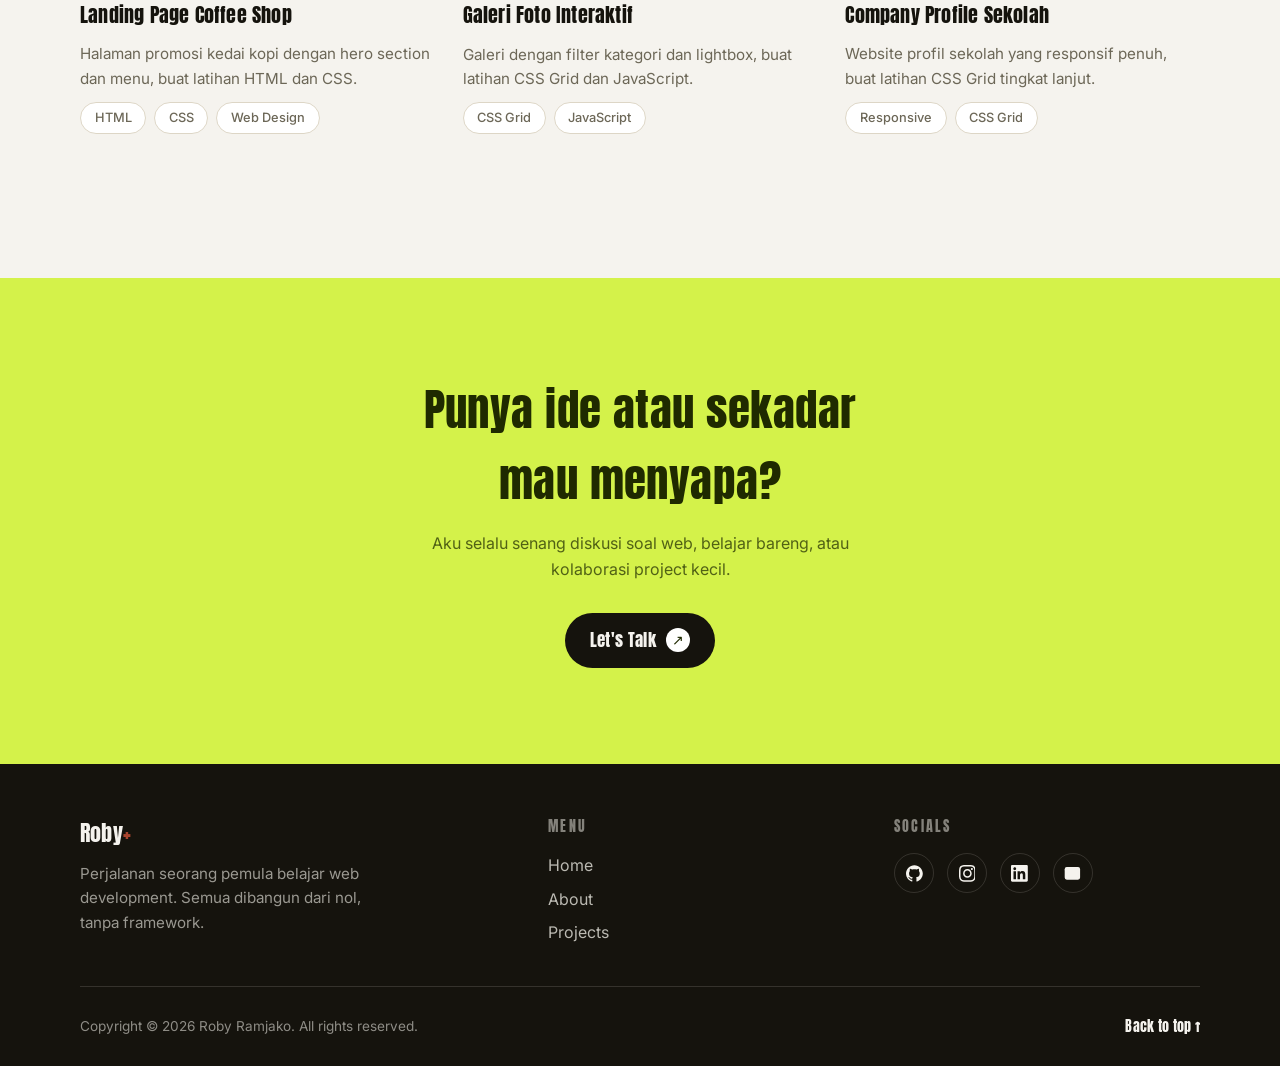
<file: projects.html>
<!DOCTYPE html>
<html lang="id">
<head>
  <meta charset="UTF-8">
  <meta name="viewport" content="width=device-width, initial-scale=1.0">
  <title>Projects — Roby Ramjako</title>
  <meta name="description" content="Koleksi project belajar web development dari Roby Ramjako, dibangun dengan HTML, CSS, dan JavaScript murni.">
  <meta property="og:type" content="website">
  <meta property="og:title" content="Projects — Roby Ramjako">
  <meta property="og:description" content="Koleksi project belajar web development, dibangun dengan HTML, CSS, dan JavaScript murni.">
  <meta property="og:image" content="https://robyramjako.github.io/assets/profile.png">
  <meta name="theme-color" content="#f5f3ee">
  <script>
    (function () {
      var theme = null
      try {
        theme = localStorage.getItem("theme")
      } catch (error) {}
      if (!theme && window.matchMedia("(prefers-color-scheme: dark)").matches) theme = "dark"
      if (theme) document.documentElement.dataset.theme = theme
    })()
  </script>
  <link rel="icon" href="data:image/svg+xml,<svg xmlns='http://www.w3.org/2000/svg' viewBox='0 0 100 100'><rect width='100' height='100' rx='24' fill='%23d4f24a'/><path d='M50 24v52M24 50h52' stroke='%231f2a00' stroke-width='12' stroke-linecap='round'/></svg>">
  <link rel="preconnect" href="https://fonts.googleapis.com">
  <link rel="preconnect" href="https://fonts.gstatic.com" crossorigin>
  <link href="https://fonts.googleapis.com/css2?family=Anton&family=Caveat:wght@600&family=Inter:wght@400;500;600&display=swap" rel="stylesheet">
  <link rel="stylesheet" href="css/style.css">
</head>
<body>
  <a class="skip-link" href="#main">Langsung ke konten</a>
  <header class="site-header">
    <div class="container header-inner">
      <a href="index.html" class="logo">Roby<span>+</span></a>
      <nav class="site-nav" id="siteNav" aria-label="Navigasi utama">
        <a href="index.html">Home</a>
        <a href="about.html">About</a>
        <a href="projects.html" class="active" aria-current="page">Projects</a>
        <a href="#contact" class="btn btn-solid btn-small nav-cta">Let's Talk <span class="btn-arrow">&#8599;</span></a>
      </nav>
      <div class="header-actions">
        <button class="theme-toggle" id="themeToggle" aria-label="Ganti tema terang atau gelap">
          <svg class="icon-moon" viewBox="0 0 24 24" aria-hidden="true"><path d="M21 12.79A9 9 0 1 1 11.21 3 7 7 0 0 0 21 12.79z"/></svg>
          <svg class="icon-sun" viewBox="0 0 24 24" aria-hidden="true"><circle cx="12" cy="12" r="4"/><path d="M12 2v2m0 16v2M4.93 4.93l1.41 1.41m11.32 11.32 1.41 1.41M2 12h2m16 0h2M4.93 19.07l1.41-1.41M17.66 6.34l1.41-1.41"/></svg>
        </button>
        <button class="nav-toggle" id="navToggle" aria-label="Buka menu navigasi" aria-expanded="false" aria-controls="siteNav">
          <span></span><span></span><span></span>
        </button>
      </div>
    </div>
  </header>

  <main id="main">
    <section class="page-hero">
      <div class="hero-blob blob-sm" aria-hidden="true"></div>
      <div class="container">
        <p class="eyebrow">Portfolio</p>
        <h1 class="page-hero-title">Projects<span class="accent">.</span></h1>
        <p class="lead">Ini roadmap belajarku: tiap kartu adalah project yang akan aku kerjakan dan dipajang di sini begitu jadi.</p>
        <div class="progress-banner">
          <span class="progress-pill"><span class="dot" aria-hidden="true"></span>In Progress</span>
          <span>Dikerjakan satu per satu, dari yang paling dasar.</span>
        </div>
      </div>
    </section>

    <section>
      <div class="container">
        <div class="filter-bar" role="group" aria-label="Filter project berdasarkan kategori">
          <button class="filter-btn active" data-filter="all">Semua</button>
          <button class="filter-btn" data-filter="html">HTML</button>
          <button class="filter-btn" data-filter="css">CSS</button>
          <button class="filter-btn" data-filter="javascript">JavaScript</button>
        </div>
        <div class="project-grid">
          <article class="project-card reveal" data-tags="html javascript ux">
            <a href="project/login/index.html" class="project-thumb-link" aria-label="Lihat project Form Login + Validasi"><img class="project-thumb thumb-6 thumb-photo" src="project/login/img/preview.png" alt=""></a>
            <div class="project-meta">
              <span class="status status-active">Selesai</span>
              <span class="project-num">01.</span>
              <h3><a href="project/login/index.html" class="project-title-link">Form Login + Validasi</a></h3>
              <p class="project-desc">Project pertamaku: login + daftar + lupa password dengan validasi real-time dan halaman sukses terpisah. Demo frontend murni tanpa backend.</p>
              <ul class="tags">
                <li>HTML</li>
                <li>JavaScript</li>
                <li>UX</li>
              </ul>
            </div>
          </article>
          <article class="project-card reveal reveal-d1" data-tags="javascript logic">
            <div class="project-thumb thumb-4" aria-hidden="true">KS</div>
            <div class="project-meta">
              <span class="status">Direncanakan</span>
              <span class="project-num">02.</span>
              <h3>Kalkulator Sederhana</h3>
              <p class="project-desc">Rencananya kalkulator aritmatika dasar dengan keyboard support, buat latihan logika JavaScript.</p>
              <ul class="tags">
                <li>JavaScript</li>
                <li>Logic</li>
              </ul>
            </div>
          </article>
          <article class="project-card reveal reveal-d2" data-tags="javascript dom">
            <div class="project-thumb thumb-2" aria-hidden="true">TD</div>
            <div class="project-meta">
              <span class="status">Direncanakan</span>
              <span class="project-num">03.</span>
              <h3>To-Do List App</h3>
              <p class="project-desc">Aplikasi daftar tugas: tambah, hapus, tandai selesai. Latihan DOM dan localStorage.</p>
              <ul class="tags">
                <li>JavaScript</li>
                <li>DOM</li>
                <li>localStorage</li>
              </ul>
            </div>
          </article>
          <article class="project-card reveal" data-tags="html css web-design">
            <div class="project-thumb thumb-1" aria-hidden="true">CS</div>
            <div class="project-meta">
              <span class="status">Direncanakan</span>
              <span class="project-num">04.</span>
              <h3>Landing Page Coffee Shop</h3>
              <p class="project-desc">Halaman promosi kedai kopi dengan hero section dan menu, buat latihan HTML dan CSS.</p>
              <ul class="tags">
                <li>HTML</li>
                <li>CSS</li>
                <li>Web Design</li>
              </ul>
            </div>
          </article>
          <article class="project-card reveal reveal-d1" data-tags="css javascript">
            <div class="project-thumb thumb-5" aria-hidden="true">GF</div>
            <div class="project-meta">
              <span class="status">Direncanakan</span>
              <span class="project-num">05.</span>
              <h3>Galeri Foto Interaktif</h3>
              <p class="project-desc">Galeri dengan filter kategori dan lightbox, buat latihan CSS Grid dan JavaScript.</p>
              <ul class="tags">
                <li>CSS Grid</li>
                <li>JavaScript</li>
              </ul>
            </div>
          </article>
          <article class="project-card reveal reveal-d2" data-tags="css responsive">
            <div class="project-thumb thumb-3" aria-hidden="true">CP</div>
            <div class="project-meta">
              <span class="status">Direncanakan</span>
              <span class="project-num">06.</span>
              <h3>Company Profile Sekolah</h3>
              <p class="project-desc">Website profil sekolah yang responsif penuh, buat latihan CSS Grid tingkat lanjut.</p>
              <ul class="tags">
                <li>Responsive</li>
                <li>CSS Grid</li>
              </ul>
            </div>
          </article>
        </div>
      </div>
    </section>

    <section class="cta-band">
      <div class="container">
        <h2 class="reveal">Punya ide atau sekadar mau menyapa?</h2>
        <p class="reveal reveal-d1">Aku selalu senang diskusi soal web, belajar bareng, atau kolaborasi project kecil.</p>
        <a href="mailto:1002250040@students.itts.ac.id" class="btn btn-invert reveal reveal-d2">Let's Talk <span class="btn-arrow">&#8599;</span></a>
      </div>
    </section>
  </main>

  <footer class="footer" id="contact">
    <div class="container">
      <div class="footer-grid">
        <div class="footer-brand">
          <a href="index.html" class="logo">Roby<span>+</span></a>
          <p>Perjalanan seorang pemula belajar web development. Semua dibangun dari nol, tanpa framework.</p>
        </div>
        <nav class="footer-col" aria-label="Menu footer">
          <h3>Menu</h3>
          <ul>
            <li><a href="index.html">Home</a></li>
            <li><a href="about.html">About</a></li>
            <li><a href="projects.html">Projects</a></li>
          </ul>
        </nav>
        <div class="footer-col">
          <h3>Socials</h3>
          <div class="socials">
            <a href="https://github.com/robyramjako" aria-label="GitHub" target="_blank" rel="noopener">
              <svg viewBox="0 0 24 24" aria-hidden="true"><path d="M12 .297c-6.63 0-12 5.373-12 12 0 5.303 3.438 9.8 8.205 11.385.6.113.82-.258.82-.577 0-.285-.01-1.04-.015-2.04-3.338.724-4.042-1.61-4.042-1.61C4.422 18.07 3.633 17.7 3.633 17.7c-1.087-.744.084-.729.084-.729 1.205.084 1.838 1.236 1.838 1.236 1.07 1.835 2.809 1.305 3.495.998.108-.776.417-1.305.76-1.605-2.665-.3-5.466-1.332-5.466-5.93 0-1.31.465-2.38 1.235-3.22-.135-.303-.54-1.523.105-3.176 0 0 1.005-.322 3.3 1.23.96-.267 1.98-.399 3-.405 1.02.006 2.04.138 3 .405 2.28-1.552 3.285-1.23 3.285-1.23.645 1.653.24 2.873.12 3.176.765.84 1.23 1.91 1.23 3.22 0 4.61-2.805 5.625-5.475 5.92.42.36.81 1.096.81 2.22 0 1.606-.015 2.896-.015 3.286 0 .315.21.69.825.57C20.565 22.092 24 17.592 24 12.297c0-6.627-5.373-12-12-12"/></svg>
            </a>
            <a href="https://instagram.com/ramjako_roby30" aria-label="Instagram" target="_blank" rel="noopener">
              <svg viewBox="0 0 24 24" aria-hidden="true"><path d="M12 2.163c3.204 0 3.584.012 4.85.07 3.252.148 4.771 1.691 4.919 4.919.058 1.265.069 1.645.069 4.849 0 3.205-.012 3.584-.069 4.849-.149 3.225-1.664 4.771-4.919 4.919-1.266.058-1.644.07-4.85.07-3.204 0-3.584-.012-4.849-.07-3.26-.149-4.771-1.699-4.919-4.92-.058-1.265-.07-1.644-.07-4.849 0-3.204.013-3.583.07-4.849.149-3.227 1.664-4.771 4.919-4.919 1.266-.057 1.645-.069 4.849-.069zm0-2.163c-3.259 0-3.667.014-4.947.072-4.358.2-6.78 2.618-6.98 6.98-.059 1.281-.073 1.689-.073 4.948 0 3.259.014 3.668.072 4.948.2 4.358 2.618 6.78 6.98 6.98 1.281.058 1.689.072 4.948.072 3.259 0 3.668-.014 4.948-.072 4.354-.2 6.782-2.618 6.979-6.98.059-1.28.073-1.689.073-4.948 0-3.259-.014-3.667-.072-4.947-.196-4.354-2.617-6.78-6.979-6.98-1.281-.059-1.69-.073-4.949-.073zm0 5.838c-3.403 0-6.162 2.759-6.162 6.162s2.759 6.163 6.162 6.163 6.162-2.759 6.162-6.163c0-3.403-2.759-6.162-6.162-6.162zm0 10.162c-2.209 0-4-1.79-4-4 0-2.209 1.791-4 4-4s4 1.791 4 4c0 2.21-1.791 4-4 4zm6.406-11.845c-.796 0-1.441.645-1.441 1.44s.645 1.44 1.441 1.44c.795 0 1.439-.645 1.439-1.44s-.644-1.44-1.439-1.44z"/></svg>
            </a>
            <a href="https://linkedin.com/in/roby-ramjako" aria-label="LinkedIn" target="_blank" rel="noopener">
              <svg viewBox="0 0 24 24" aria-hidden="true"><path d="M20.447 20.452h-3.554v-5.569c0-1.328-.027-3.037-1.852-3.037-1.853 0-2.136 1.445-2.136 2.939v5.667H9.351V9h3.414v1.561h.046c.477-.9 1.637-1.85 3.37-1.85 3.601 0 4.267 2.37 4.267 5.455v6.286zM5.337 7.433c-1.144 0-2.063-.926-2.063-2.065 0-1.138.92-2.063 2.063-2.063 1.14 0 2.064.925 2.064 2.063 0 1.139-.925 2.065-2.064 2.065zm1.782 13.019H3.555V9h3.564v11.452zM22.225 0H1.771C.792 0 0 .774 0 1.729v20.542C0 23.227.792 24 1.771 24h20.451C23.2 24 24 23.227 24 22.271V1.729C24 .774 23.2 0 22.222 0h.003z"/></svg>
            </a>
            <a href="mailto:1002250040@students.itts.ac.id" aria-label="Email">
              <svg viewBox="0 0 24 24" fill="none" stroke="currentColor" stroke-width="2" stroke-linecap="round" stroke-linejoin="round" aria-hidden="true"><rect x="2" y="4" width="20" height="16" rx="2"/><path d="m22 7-10 5L2 7"/></svg>
            </a>
          </div>
        </div>
      </div>
      <div class="footer-bottom">
        <p>Copyright &copy; <span id="year">2026</span> Roby Ramjako. All rights reserved.</p>
        <a href="#" class="back-top">Back to top &#8593;</a>
      </div>
    </div>
  </footer>

  <script src="js/main.js"></script>
</body>
</html>
</file>
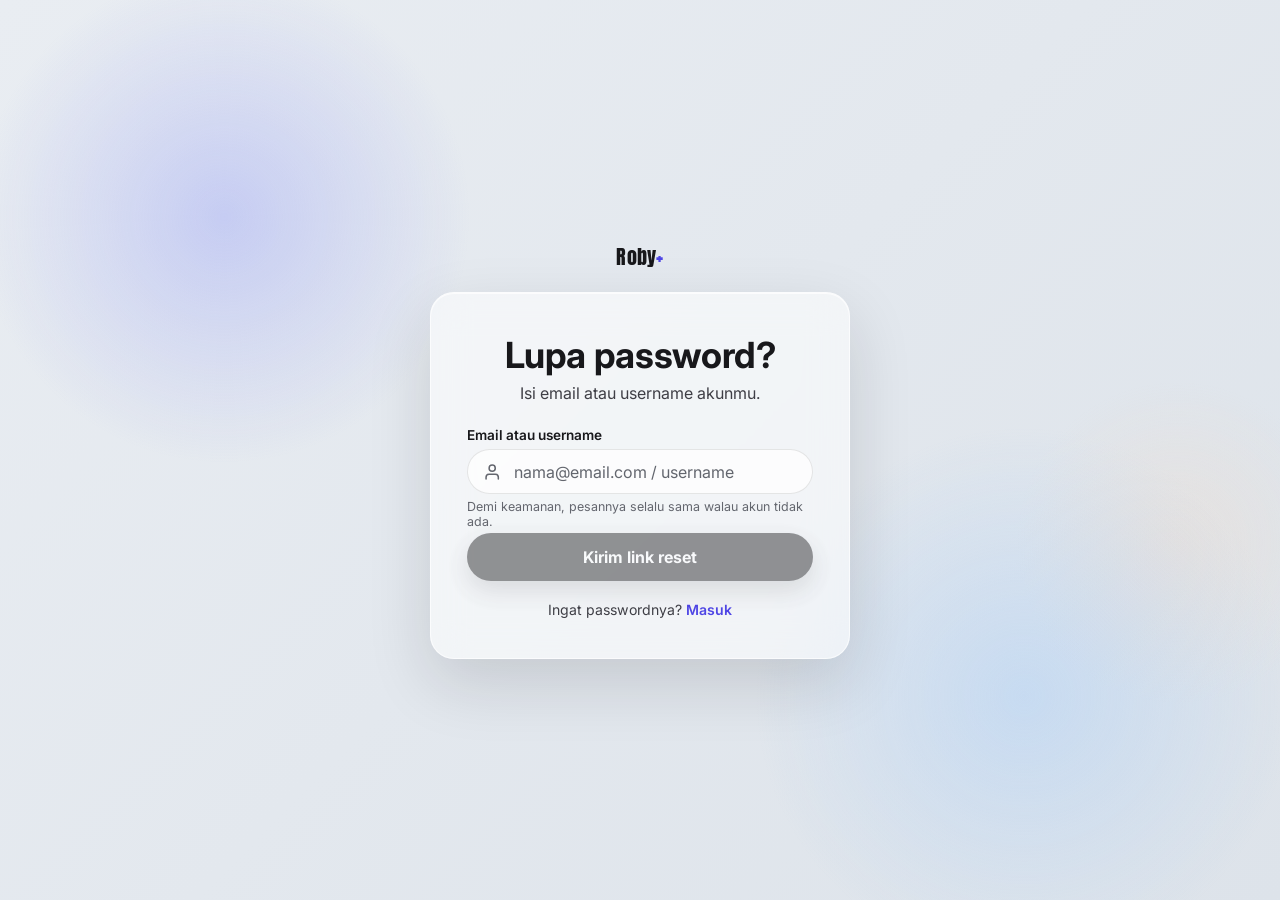
<file: project/login/forgot.html>
<!DOCTYPE html>
<html lang="id">
<head>
  <meta charset="UTF-8">
  <meta name="viewport" content="width=device-width, initial-scale=1.0, viewport-fit=cover">
  <title>Lupa Password — Project 01 Roby Ramjako</title>
  <meta name="description" content="Halaman lupa password demo kaca, dibuat dengan HTML, CSS, dan JavaScript murni.">
  <meta name="theme-color" content="#e9edf2">
  <link rel="icon" href="data:image/svg+xml,<svg xmlns='http://www.w3.org/2000/svg' viewBox='0 0 100 100'><rect width='100' height='100' rx='24' fill='%234f46e5'/><circle cx='50' cy='38' r='16' fill='white'/><path d='M20 82c4-18 16-26 30-26s26 8 30 26' fill='white'/></svg>">
  <link rel="preconnect" href="https://fonts.googleapis.com">
  <link rel="preconnect" href="https://fonts.gstatic.com" crossorigin>
  <link href="https://fonts.googleapis.com/css2?family=Anton&family=Inter:wght@400;600;700&display=swap" rel="stylesheet">
  <link rel="stylesheet" href="style.css">
</head>
<body>
  <div class="bg-decor" aria-hidden="true"></div>

  <div class="login-wrap">
    <a class="brand-mini" href="../../projects.html">Roby<span>+</span></a>

  <main class="card" id="card">
    <h1>Lupa password?</h1>
    <p class="sub">Isi email atau username akunmu.</p>

    <form id="forgotForm" novalidate>
      <div class="field">
        <label for="identity">Email atau username</label>
        <div class="input-wrap">
          <span class="input-icon" aria-hidden="true">
            <svg viewBox="0 0 24 24" fill="none" stroke="currentColor" stroke-width="2" stroke-linecap="round" stroke-linejoin="round"><path d="M20 21v-2a4 4 0 0 0-4-4H8a4 4 0 0 0-4 4v2"/><circle cx="12" cy="7" r="4"/></svg>
          </span>
          <input
            type="text"
            id="identity"
            name="identity"
            placeholder="nama@email.com / username"
            autocomplete="username"
            autocapitalize="none"
            autocorrect="off"
            spellcheck="false"
            aria-describedby="identityError"
            aria-invalid="false"
          >
        </div>
        <p class="error" id="identityError" aria-live="polite"></p>
        <p class="hint">Demi keamanan, pesannya selalu sama walau akun tidak ada.</p>
      </div>

      <button type="submit" class="btn" id="submitBtn" disabled>
        <span class="btn-text">Kirim link reset</span>
        <span class="spinner" aria-hidden="true"></span>
      </button>
    </form>

    <div id="sentState" hidden>
      <p class="notice">Kalau akun terdaftar, link reset sudah dikirim (simulasi demo, tidak ada email beneran).</p>
      <a href="index.html" class="btn-secondary">Kembali masuk</a>
    </div>

    <p class="auth-switch" id="backLink">Ingat passwordnya? <a href="index.html" class="text-link">Masuk</a></p>
  </main>
  </div>

  <script src="forgot.js"></script>
</body>
</html>
</file>
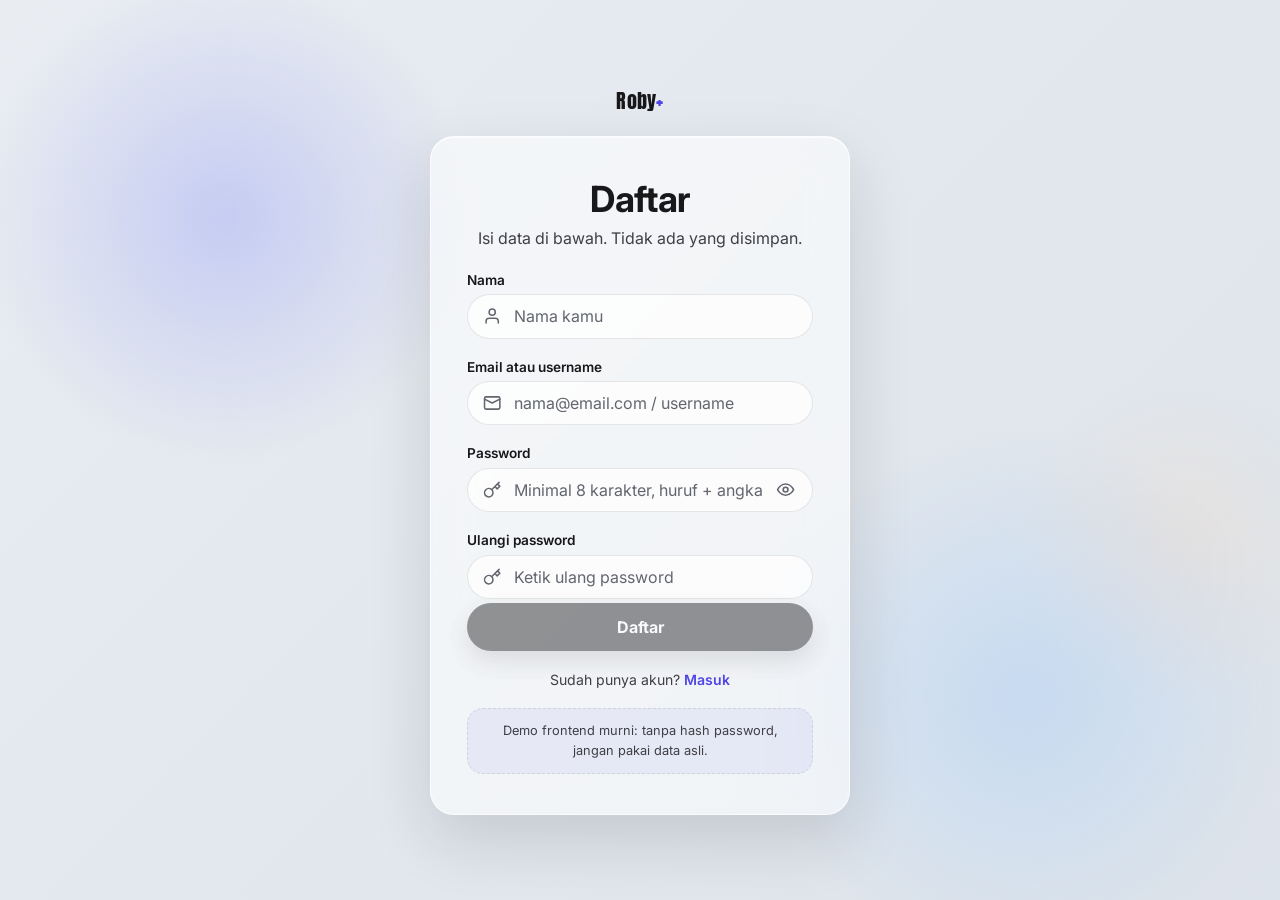
<file: project/login/register.html>
<!DOCTYPE html>
<html lang="id">
<head>
  <meta charset="UTF-8">
  <meta name="viewport" content="width=device-width, initial-scale=1.0, viewport-fit=cover">
  <title>Daftar — Project 01 Roby Ramjako</title>
  <meta name="description" content="Halaman daftar akun demo kaca, dibuat dengan HTML, CSS, dan JavaScript murni.">
  <meta name="theme-color" content="#e9edf2">
  <link rel="icon" href="data:image/svg+xml,<svg xmlns='http://www.w3.org/2000/svg' viewBox='0 0 100 100'><rect width='100' height='100' rx='24' fill='%234f46e5'/><circle cx='50' cy='38' r='16' fill='white'/><path d='M20 82c4-18 16-26 30-26s26 8 30 26' fill='white'/></svg>">
  <link rel="preconnect" href="https://fonts.googleapis.com">
  <link rel="preconnect" href="https://fonts.gstatic.com" crossorigin>
  <link href="https://fonts.googleapis.com/css2?family=Anton&family=Inter:wght@400;600;700&display=swap" rel="stylesheet">
  <link rel="stylesheet" href="style.css">
</head>
<body>
  <div class="bg-decor" aria-hidden="true"></div>

  <div class="login-wrap">
    <a class="brand-mini" href="../../projects.html">Roby<span>+</span></a>

  <main class="card" id="card">
    <h1>Daftar</h1>
    <p class="sub">Isi data di bawah. Tidak ada yang disimpan.</p>

    <form id="registerForm" novalidate>
      <div class="field">
        <label for="name">Nama</label>
        <div class="input-wrap">
          <span class="input-icon" aria-hidden="true">
            <svg viewBox="0 0 24 24" fill="none" stroke="currentColor" stroke-width="2" stroke-linecap="round" stroke-linejoin="round"><path d="M20 21v-2a4 4 0 0 0-4-4H8a4 4 0 0 0-4 4v2"/><circle cx="12" cy="7" r="4"/></svg>
          </span>
          <input
            type="text"
            id="name"
            name="name"
            placeholder="Nama kamu"
            autocomplete="name"
            autocapitalize="words"
            autocorrect="off"
            spellcheck="false"
            aria-describedby="nameError"
            aria-invalid="false"
          >
        </div>
        <p class="error" id="nameError" aria-live="polite"></p>
      </div>

      <div class="field">
        <label for="identity">Email atau username</label>
        <div class="input-wrap">
          <span class="input-icon" aria-hidden="true">
            <svg viewBox="0 0 24 24" fill="none" stroke="currentColor" stroke-width="2" stroke-linecap="round" stroke-linejoin="round"><rect x="2" y="4" width="20" height="16" rx="2"/><path d="m22 7-10 5L2 7"/></svg>
          </span>
          <input
            type="text"
            id="identity"
            name="identity"
            placeholder="nama@email.com / username"
            autocomplete="username"
            autocapitalize="none"
            autocorrect="off"
            spellcheck="false"
            aria-describedby="identityError"
            aria-invalid="false"
          >
        </div>
        <p class="error" id="identityError" aria-live="polite"></p>
      </div>

      <div class="field">
        <label for="password">Password</label>
        <div class="input-wrap">
          <span class="input-icon" aria-hidden="true">
            <svg viewBox="0 0 24 24" fill="none" stroke="currentColor" stroke-width="2" stroke-linecap="round" stroke-linejoin="round"><path d="M21 2l-2 2m-7.61 7.61a5.5 5.5 0 1 1-7.778 7.778 5.5 5.5 0 0 1 7.777-7.777zm0 0L15.5 7.5m0 0l3 3L22 7l-3-3m-3.5 3.5L19 4"/></svg>
          </span>
          <input
            type="password"
            id="password"
            name="password"
            class="with-toggle"
            placeholder="Minimal 8 karakter, huruf + angka"
            autocomplete="new-password"
            aria-describedby="passwordError"
            aria-invalid="false"
          >
          <button type="button" class="toggle-pass" id="togglePass" aria-label="Tampilkan password" aria-pressed="false">
            <svg class="icon-eye" viewBox="0 0 24 24" fill="none" stroke="currentColor" stroke-width="2" stroke-linecap="round" stroke-linejoin="round" aria-hidden="true"><path d="M2 12s3.5-7 10-7 10 7 10 7-3.5 7-10 7-10-7-10-7z"/><circle cx="12" cy="12" r="3"/></svg>
            <svg class="icon-eye-off" viewBox="0 0 24 24" fill="none" stroke="currentColor" stroke-width="2" stroke-linecap="round" stroke-linejoin="round" aria-hidden="true"><path d="M17.94 17.94A10.07 10.07 0 0 1 12 20c-7 0-10-8-10-8a18.45 18.45 0 0 1 5.06-5.94"/><path d="M9.9 4.24A9.12 9.12 0 0 1 12 4c7 0 10 8 10 8a18.5 18.5 0 0 1-2.16 3.19"/><path d="M14.12 14.12A3 3 0 1 1 9.88 9.88"/><line x1="2" y1="2" x2="22" y2="22"/></svg>
          </button>
        </div>
        <p class="error" id="passwordError" aria-live="polite"></p>
      </div>

      <div class="field">
        <label for="confirm">Ulangi password</label>
        <div class="input-wrap">
          <span class="input-icon" aria-hidden="true">
            <svg viewBox="0 0 24 24" fill="none" stroke="currentColor" stroke-width="2" stroke-linecap="round" stroke-linejoin="round"><path d="M21 2l-2 2m-7.61 7.61a5.5 5.5 0 1 1-7.778 7.778 5.5 5.5 0 0 1 7.777-7.777zm0 0L15.5 7.5m0 0l3 3L22 7l-3-3m-3.5 3.5L19 4"/></svg>
          </span>
          <input
            type="password"
            id="confirm"
            name="confirm"
            placeholder="Ketik ulang password"
            autocomplete="new-password"
            aria-describedby="confirmError"
            aria-invalid="false"
          >
        </div>
        <p class="error" id="confirmError" aria-live="polite"></p>
      </div>

      <button type="submit" class="btn" id="submitBtn" disabled>
        <span class="btn-text">Daftar</span>
        <span class="spinner" aria-hidden="true"></span>
      </button>
    </form>

    <div id="doneState" hidden>
      <p class="notice">Akun demo berhasil dibuat (simulasi — tidak ada yang disimpan).</p>
      <a href="index.html" class="btn-secondary">Kembali masuk</a>
    </div>

    <p class="auth-switch" id="backLink">Sudah punya akun? <a href="index.html" class="text-link">Masuk</a></p>
    <p class="demo-note">Demo frontend murni: tanpa hash password, jangan pakai data asli.</p>
  </main>
  </div>

  <script src="register.js"></script>
</body>
</html>
</file>
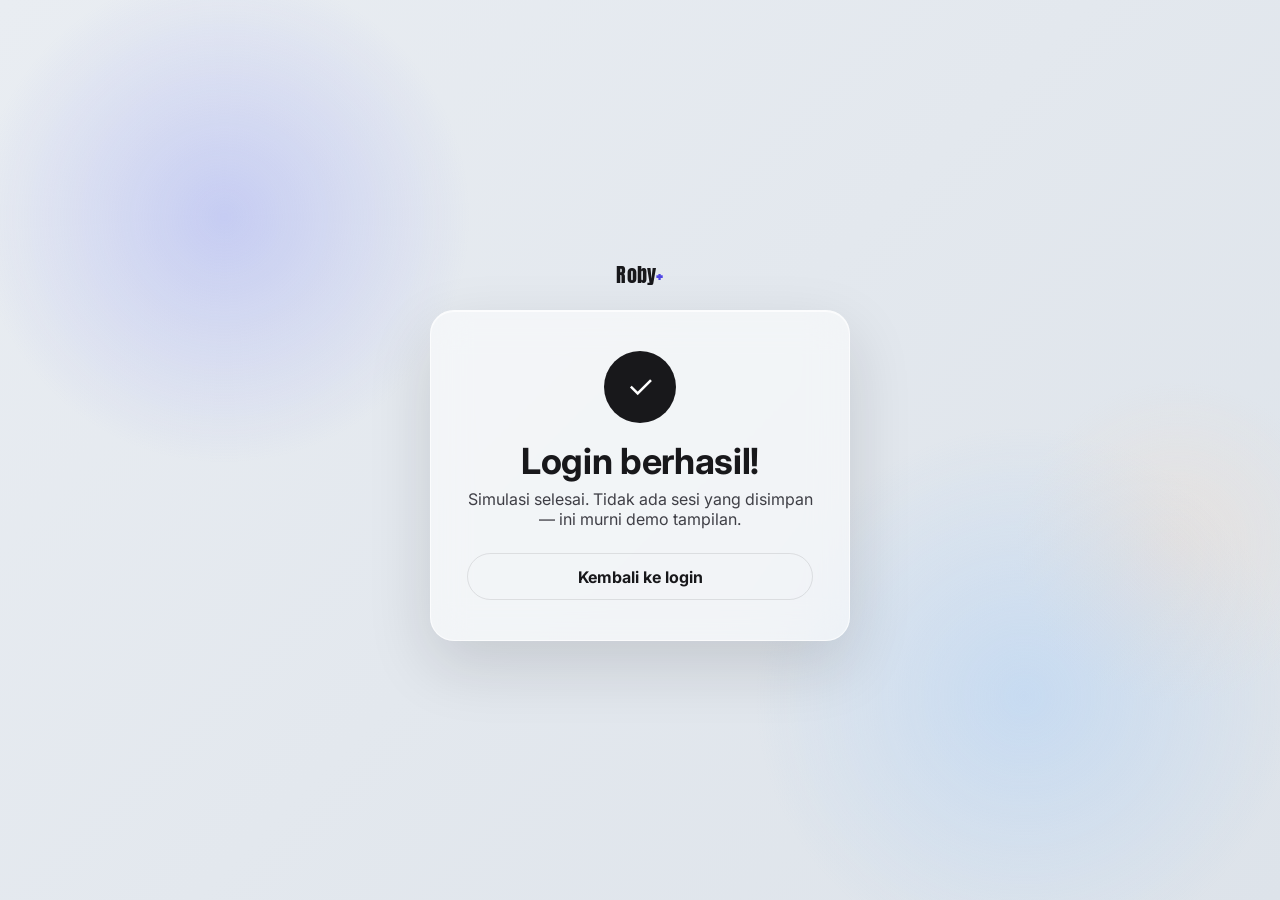
<file: project/login/success.html>
<!DOCTYPE html>
<html lang="id">
<head>
  <meta charset="UTF-8">
  <meta name="viewport" content="width=device-width, initial-scale=1.0, viewport-fit=cover">
  <title>Login Berhasil — Project 01 Roby Ramjako</title>
  <meta name="description" content="Halaman sukses setelah login demo.">
  <meta name="theme-color" content="#e9edf2">
  <link rel="icon" href="data:image/svg+xml,<svg xmlns='http://www.w3.org/2000/svg' viewBox='0 0 100 100'><rect width='100' height='100' rx='24' fill='%234f46e5'/><circle cx='50' cy='38' r='16' fill='white'/><path d='M20 82c4-18 16-26 30-26s26 8 30 26' fill='white'/></svg>">
  <link rel="preconnect" href="https://fonts.googleapis.com">
  <link rel="preconnect" href="https://fonts.gstatic.com" crossorigin>
  <link href="https://fonts.googleapis.com/css2?family=Anton&family=Inter:wght@400;600;700&display=swap" rel="stylesheet">
  <link rel="stylesheet" href="style.css">
</head>
<body>
  <div class="bg-decor" aria-hidden="true"></div>

  <div class="login-wrap">
    <a class="brand-mini" href="../../projects.html">Roby<span>+</span></a>

  <main class="card success-card">
    <div class="success-icon" aria-hidden="true">&#10003;</div>
    <h1>Login berhasil!</h1>
    <p class="sub">Simulasi selesai. Tidak ada sesi yang disimpan — ini murni demo tampilan.</p>
    <a href="index.html" class="btn-secondary">Kembali ke login</a>
  </main>
  </div>
</body>
</html>
</file>
<file: css/style.css>
﻿:root {
  --bg: #f5f3ee;
  --surface: #fbf9f3;
  --ink: #15130d;
  --ink-soft: #6c6757;
  --dark: #15130d;
  --accent: #d4f24a;
  --accent-deep: #c4e53a;
  --accent-ink: #1f2a00;
  --accent-text: #a8442e;
  --line: #ddd6c6;
  --line-dark: rgba(243, 241, 233, 0.14);
  --card-bg: #ffffff;
  --header-bg: rgba(245, 243, 238, 0.88);
  --shadow: rgba(21, 19, 13, 0.14);
  --hero-bg: #f5f3ee;
  --hero-ink: #15130d;
  --panel-bg: rgba(245, 243, 238, 0.8);
  --grid-image: url("data:image/svg+xml,<svg xmlns='http://www.w3.org/2000/svg' width='600' height='600' viewBox='0 0 600 600'><g fill='none' stroke='%2315130d' stroke-opacity='0.05' stroke-width='1'><path d='M0 150 Q 150 100 300 150 T 600 150'/><path d='M0 300 Q 150 250 300 300 T 600 300'/><path d='M0 450 Q 150 400 300 450 T 600 450'/><path d='M150 0 Q 100 150 150 300 T 150 600'/><path d='M300 0 Q 250 150 300 300 T 300 600'/><path d='M450 0 Q 400 150 450 300 T 450 600'/></g></svg>");
  --font-display: "Anton", "Arial Black", sans-serif;
  --font-body: "Inter", "Segoe UI", sans-serif;
}

html[data-theme="dark"] {
  --bg: #14130e;
  --surface: #1d1b13;
  --ink: #f3f1e9;
  --ink-soft: #a8a494;
  --line: #2e2b1f;
  --line-dark: rgba(243, 241, 233, 0.14);
  --card-bg: #1d1b15;
  --header-bg: rgba(20, 19, 14, 0.85);
  --shadow: rgba(0, 0, 0, 0.5);
  --hero-bg: #14130e;
  --hero-ink: #f3f1e9;
  --panel-bg: rgba(20, 19, 14, 0.8);
  --accent-text: #d4f24a;
  --grid-image: url("data:image/svg+xml,<svg xmlns='http://www.w3.org/2000/svg' width='600' height='600' viewBox='0 0 600 600'><g fill='none' stroke='%23f3f1e9' stroke-opacity='0.06' stroke-width='1'><path d='M0 150 Q 150 100 300 150 T 600 150'/><path d='M0 300 Q 150 250 300 300 T 600 300'/><path d='M0 450 Q 150 400 300 450 T 600 450'/><path d='M150 0 Q 100 150 150 300 T 150 600'/><path d='M300 0 Q 250 150 300 300 T 300 600'/><path d='M450 0 Q 400 150 450 300 T 450 600'/></g></svg>");
}

* {
  margin: 0;
  padding: 0;
  box-sizing: border-box;
}

html {
  scroll-behavior: smooth;
  scroll-padding-top: 5rem;
}

body {
  font-family: var(--font-body);
  background: var(--bg);
  color: var(--ink);
  line-height: 1.6;
  -webkit-font-smoothing: antialiased;
  animation: page-in 0.4s ease both;
}

@keyframes page-in {
  from {
    opacity: 0;
  }
  to {
    opacity: 1;
  }
}

img {
  max-width: 100%;
  height: auto;
  display: block;
}

ul {
  list-style: none;
}

a {
  color: inherit;
  text-decoration: none;
}

h1, h2, h3, .logo, .btn {
  font-family: var(--font-display);
  font-weight: 400;
}

::selection {
  background: var(--accent);
  color: var(--accent-ink);
}

a:focus-visible,
button:focus-visible {
  outline: 2px solid var(--accent-text);
  outline-offset: 3px;
}

.container {
  width: min(1120px, 100% - 2.5rem);
  margin-inline: auto;
}

section {
  padding-block: clamp(3.5rem, 8vw, 6rem);
}

.accent {
  color: var(--accent-text);
}

.eyebrow {
  display: inline-flex;
  align-items: center;
  gap: 0.5rem;
  font-size: 0.8rem;
  font-weight: 600;
  letter-spacing: 0.18em;
  text-transform: uppercase;
  color: var(--ink-soft);
}

.eyebrow::before {
  content: "+";
  color: var(--accent-text);
  font-weight: 700;
}

.section-title {
  font-size: clamp(1.9rem, 4.5vw, 2.8rem);
  line-height: 1.1;
  text-align: center;
  letter-spacing: 0.01em;
}

.section-title .plus {
  color: var(--accent-text);
}

.highlight {
  background: linear-gradient(transparent 62%, rgba(212, 242, 74, 0.75) 62%);
  padding: 0 0.15em;
}

.btn {
  display: inline-flex;
  align-items: center;
  gap: 0.65rem;
  font-weight: 400;
  font-size: 1.05rem;
  letter-spacing: 0.02em;
  padding: 0.8rem 1.5rem;
  border-radius: 999px;
  border: 1px solid transparent;
  cursor: pointer;
  transition: transform 0.2s ease, background 0.2s ease, color 0.2s ease, border-color 0.2s ease;
}

.btn:hover {
  transform: translateY(-2px);
}

.btn-solid {
  background: var(--accent);
  color: var(--accent-ink);
}

.btn-solid:hover {
  background: var(--accent-deep);
}

.btn-invert {
  background: var(--dark);
  color: #f5f3ee;
}

.btn-invert:hover {
  background: transparent;
  color: var(--dark);
  border: 2px solid var(--dark);
}

.btn-invert:hover .btn-arrow {
  background: var(--dark);
  color: #fff;
  border: 2px solid var(--dark)
}

.btn-arrow {
  display: grid;
  place-items: center;
  width: 1.5rem;
  height: 1.5rem;
  border-radius: 50%;
  background: #fff;
  color: var(--accent-ink);
  font-size: 0.85rem;
  transition: transform 0.2s ease;
}

.btn:hover .btn-arrow {
  transform: translate(2px, -2px);
}

.btn-small {
  padding: 0.55rem 1.1rem;
  font-size: 0.9rem;
}

.skip-link {
  position: fixed;
  top: 0.75rem;
  left: 0.75rem;
  z-index: 100;
  background: var(--accent);
  color: var(--accent-ink);
  padding: 0.6rem 1.1rem;
  border-radius: 999px;
  font-weight: 400;
  font-size: 0.9rem;
  transform: translateY(-300%);
  transition: transform 0.2s ease;
}

.skip-link:focus-visible {
  transform: translateY(0);
}

.site-header {
  position: sticky;
  top: 0;
  z-index: 50;
  background: var(--header-bg);
  backdrop-filter: blur(10px);
  -webkit-backdrop-filter: blur(10px);
  border-bottom: 1px solid var(--line);
}

.header-inner {
  display: flex;
  align-items: center;
  justify-content: space-between;
  height: 4.25rem;
}

.logo {
  font-weight: 400;
  font-size: 1.25rem;
  letter-spacing: 0.01em;
}

.logo span {
  color: var(--accent-text);
}

.header-actions {
  display: flex;
  align-items: center;
  gap: 0.6rem;
}

.theme-toggle {
  display: grid;
  place-items: center;
  width: 2.5rem;
  height: 2.5rem;
  background: transparent;
  border: 1px solid var(--line);
  border-radius: 0.75rem;
  cursor: pointer;
  color: var(--ink);
  transition: border-color 0.2s ease, color 0.2s ease, transform 0.2s ease;
}

.theme-toggle:hover {
  border-color: var(--accent-text);
  color: var(--accent-text);
  transform: translateY(-1px);
}

.theme-toggle svg {
  width: 1.15rem;
  height: 1.15rem;
  fill: none;
  stroke: currentColor;
  stroke-width: 2;
  stroke-linecap: round;
  stroke-linejoin: round;
}

.theme-toggle .icon-sun {
  display: none;
}

.theme-toggle .icon-moon {
  display: block;
}

html[data-theme="dark"] .theme-toggle .icon-sun {
  display: block;
}

html[data-theme="dark"] .theme-toggle .icon-moon {
  display: none;
}

.site-nav a:not(.btn).active {
  color: var(--accent-text);
}

.site-nav {
  display: flex;
  position: fixed;
  top: 4.25rem;
  left: 0;
  right: 0;
  flex-direction: column;
  gap: 0.25rem;
  background: var(--panel-bg);
  backdrop-filter: blur(18px) saturate(1.4);
  -webkit-backdrop-filter: blur(18px) saturate(1.4);
  border-bottom: 1px solid var(--line);
  border-left: 1px solid var(--line);
  border-right: 1px solid var(--line);
  border-radius: 0 0 1.25rem 1.25rem;
  box-shadow: 0 24px 48px var(--shadow);
  padding: 1rem 1.25rem 1.5rem;
  transform: translateY(-12px);
  opacity: 0;
  pointer-events: none;
  transition: transform 0.25s ease, opacity 0.25s ease;
}

.site-nav a:not(.btn) {
  font-family: var(--font-display);
  font-weight: 400;
  font-size: 1.05rem;
  letter-spacing: 0.02em;
  padding: 0.6rem 0.25rem;
  border-bottom: 1px solid var(--line);
  transition: color 0.2s ease;
}

.site-nav a:not(.btn):hover {
  color: var(--accent-text);
}

.nav-cta {
  align-self: flex-start;
  margin-top: 1rem;
}

body.nav-open .site-nav {
  transform: translateY(0);
  opacity: 1;
  pointer-events: auto;
}

.nav-toggle {
  display: flex;
  flex-direction: column;
  justify-content: center;
  gap: 5px;
  width: 2.5rem;
  height: 2.5rem;
  padding: 0.5rem;
  background: transparent;
  border: 1px solid var(--line);
  border-radius: 0.75rem;
  cursor: pointer;
}

.nav-toggle span {
  display: block;
  height: 2px;
  width: 100%;
  background: var(--ink);
  border-radius: 2px;
  transition: transform 0.25s ease, opacity 0.2s ease;
}

body.nav-open .nav-toggle span:nth-child(1) {
  transform: translateY(7px) rotate(45deg);
}

body.nav-open .nav-toggle span:nth-child(2) {
  opacity: 0;
}

body.nav-open .nav-toggle span:nth-child(3) {
  transform: translateY(-7px) rotate(-45deg);
}

.hero {
  position: relative;
  overflow: hidden;
  background: var(--hero-bg);
  color: var(--hero-ink);
  text-align: center;
  padding: clamp(2.5rem, 6vw, 3.75rem) 0 0;
}

.hero::before {
  content: "";
  position: absolute;
  inset: 0;
  background-image: var(--grid-image);
  background-size: 600px 600px;
  -webkit-mask-image: radial-gradient(closest-side at 50% 42%, #000 30%, transparent 100%);
  mask-image: radial-gradient(closest-side at 50% 42%, #000 30%, transparent 100%);
  pointer-events: none;
}

.hero-blob {
  position: absolute;
  top: 20%;
  left: 50%;
  width: min(720px, 130vw);
  aspect-ratio: 1.4;
  transform: translateX(-50%);
  background:
    radial-gradient(closest-side at 28% 38%, rgba(212, 242, 74, 0.5), transparent 70%),
    radial-gradient(closest-side at 70% 60%, rgba(192, 84, 58, 0.28), transparent 70%),
    radial-gradient(closest-side at 50% 78%, rgba(232, 244, 191, 0.55), transparent 70%);
  filter: blur(48px);
  opacity: 0.9;
  pointer-events: none;
}

html[data-theme="dark"] .hero-blob {
  background:
    radial-gradient(closest-side at 28% 38%, rgba(212, 242, 74, 0.26), transparent 70%),
    radial-gradient(closest-side at 70% 60%, rgba(192, 84, 58, 0.32), transparent 70%);
  opacity: 0.9;
}

.blob-sm {
  top: -30%;
  width: min(520px, 110vw);
  opacity: 0.5;
}

.hero-inner {
  position: relative;
}

.hero-badge {
  position: relative;
  z-index: 2;
  display: inline-flex;
  align-items: center;
  gap: 0.5rem;
  background: rgba(21, 19, 13, 0.05);
  border: 1px solid rgba(21, 19, 13, 0.14);
  border-radius: 999px;
  padding: 0.4rem 1rem;
  font-size: 0.8rem;
  font-weight: 600;
  letter-spacing: 0.08em;
  text-transform: uppercase;
  color: var(--ink-soft);
  margin-bottom: 0.9rem;
}

html[data-theme="dark"] .hero-badge {
  background: rgba(243, 241, 233, 0.08);
  border-color: rgba(243, 241, 233, 0.18);
  color: rgba(243, 241, 233, 0.85);
}

.hero-badge .dot {
  width: 8px;
  height: 8px;
  border-radius: 50%;
  background: #2ECC71;
  animation: pulse 2s ease-in-out infinite;
}

@keyframes pulse {
  0%, 100% {
    box-shadow: 0 0 0 0 rgba(46, 204, 113, 0.55);
  }
  50% {
    box-shadow: 0 0 0 6px rgba(46, 204, 113, 0);
  }
}

.title-box {
  display: inline-block;
  background: var(--accent);
  color: var(--accent-ink);
  border-radius: 0.12em;
  padding: 0.02em 0.18em 0.06em;
  transform: skew(-6deg);
  white-space: nowrap;
}

.hero-title {
  position: relative;
  z-index: 2;
  font-size: clamp(3.6rem, 13vw, 9.5rem);
  line-height: 0.95;
  letter-spacing: 0.01em;
}

.hero-small {
  font-family: "Caveat", cursive;
  font-size: 0.38em;
  font-weight: 600;
  color: var(--ink-soft);
  margin-right: 0.12em;
}

.hero-doodle {
  font-family: "Caveat", cursive;
  font-size: clamp(1.35rem, 3vw, 1.6rem);
  font-weight: 600;
  color: var(--ink-soft);
  transform: rotate(-3deg);
  margin-bottom: 0.4rem;
}

.doodle-star {
  color: var(--accent-text);
}

.hero-chip {
  position: absolute;
  z-index: 1;
  display: inline-flex;
  align-items: center;
  font-family: var(--font-display);
  font-weight: 400;
  font-size: clamp(0.8rem, 1.6vw, 1rem);
  letter-spacing: 0.03em;
  background: var(--card-bg);
  border: 1px solid var(--line);
  border-radius: 999px;
  padding: 0.4rem 0.95rem;
  box-shadow: 0 8px 20px var(--shadow);
  animation: chip-float 5s ease-in-out infinite;
}

html[data-theme="dark"] .hero-chip {
  background: #26241c;
  border-color: #4a4738;
}

.chip-1 {
  left: 4%;
  top: 30%;
  transform: rotate(-8deg);
}

.chip-2 {
  right: 4%;
  top: 26%;
  transform: rotate(6deg);
  animation-delay: 0.6s;
}

.chip-3 {
  right: 7%;
  bottom: 30%;
  transform: rotate(-5deg);
  animation-delay: 1.2s;
}

@keyframes chip-float {
  0%, 100% {
    translate: 0 0;
  }
  50% {
    translate: 0 -10px;
  }
}

.hero-sub {
  max-width: 44ch;
  margin: 1.4rem auto 0;
  color: var(--ink-soft);
  font-size: clamp(1rem, 2vw, 1.15rem);
}

.hero-meta {
  display: flex;
  flex-wrap: wrap;
  justify-content: center;
  align-items: center;
  gap: 0.5rem 0.9rem;
  margin-top: 1rem;
  font-size: 0.85rem;
  font-weight: 500;
  color: var(--ink-soft);
}

.hero-meta > span:not(.meta-sep) {
  border: 1px solid var(--line);
  background: var(--card-bg);
  border-radius: 999px;
  padding: 0.3rem 0.9rem;
}

.meta-sep {
  color: var(--accent-text);
  font-size: 0.7rem;
}

.hero-links {
  position: relative;
  z-index: 2;
  display: flex;
  flex-wrap: wrap;
  justify-content: center;
  gap: 1.25rem 2.75rem;
  padding: 1.4rem 0 2.25rem;
}

.hero-link {
  display: inline-flex;
  align-items: center;
  gap: 0.7rem;
  font-family: var(--font-display);
  font-weight: 400;
  font-size: clamp(1.15rem, 2.5vw, 1.5rem);
  letter-spacing: 0.02em;
  color: var(--hero-ink);
  text-decoration: none;
  text-decoration-thickness: 2px;
  text-underline-offset: 7px;
  transition: color 0.2s ease;
}

.hero-link:hover {
  color: var(--accent-text);
}

.link-text{
  text-decoration: underline;
}

.link-arrow {
  display: grid;
  place-items: center;
  width: 1.9rem;
  height: 1.9rem;
  border-radius: 50%;
  background: var(--accent);
  color: var(--accent-ink);
  font-size: 1rem;
  transition: transform 0.2s ease;
}

.hero-link:hover .link-arrow {
  transform: translateX(4px);
}

.marquee {
  background: var(--card-bg);
  border-block: 1px solid var(--line);
  overflow: hidden;
  padding: 1.15rem 0;
}

.marquee:hover .marquee-track {
  animation-play-state: paused;
}

.marquee-track {
  display: flex;
  width: max-content;
  animation: marquee 24s linear infinite;
}

.marquee-group {
  display: flex;
  align-items: center;
  gap: 2.25rem;
  padding-right: 2.25rem;
}

.marquee-group span {
  font-family: var(--font-display);
  font-weight: 400;
  font-size: clamp(1.3rem, 2.6vw, 1.9rem);
  text-transform: uppercase;
  white-space: nowrap;
  letter-spacing: 0.02em;
}

.marquee-group .sep {
  color: var(--accent-text);
}

@keyframes marquee {
  to {
    transform: translateX(-50%);
  }
}

.statement {
  text-align: center;
}

.statement h2 {
  font-size: clamp(1.75rem, 4.5vw, 2.9rem);
  line-height: 1.25;
  letter-spacing: 0.01em;
  max-width: 26ch;
  margin-inline: auto;
}

.statement p {
  max-width: 56ch;
  margin: 1.5rem auto 2.25rem;
  color: var(--ink-soft);
}

.tools {
  background: var(--surface);
  border-block: 1px solid var(--line);
  text-align: center;
}

.tools-label {
  font-size: 0.8rem;
  font-weight: 600;
  letter-spacing: 0.18em;
  text-transform: uppercase;
  color: var(--ink-soft);
  margin-bottom: 1.5rem;
}

.tools-list {
  display: flex;
  flex-wrap: wrap;
  justify-content: center;
  gap: 0.7rem;
}

.tools-list li {
  background: var(--card-bg);
  border: 1px solid var(--line);
  border-radius: 999px;
  padding: 0.5rem 1.15rem;
  font-weight: 600;
  font-size: 0.95rem;
  transition: transform 0.2s ease, border-color 0.2s ease, color 0.2s ease;
}

.tools-list li:hover {
  transform: translateY(-2px);
  border-color: var(--accent-text);
  color: var(--accent-text);
}

.section-head {
  margin-bottom: 2.75rem;
}

.filter-bar {
  display: flex;
  flex-wrap: wrap;
  justify-content: center;
  gap: 0.6rem;
  margin-bottom: 2.75rem;
}

.filter-btn {
  font-family: var(--font-body);
  font-weight: 600;
  font-size: 0.9rem;
  padding: 0.5rem 1.2rem;
  border-radius: 999px;
  border: 1px solid var(--line);
  background: var(--card-bg);
  color: var(--ink-soft);
  cursor: pointer;
  transition: transform 0.2s ease, border-color 0.2s ease, color 0.2s ease, background 0.2s ease;
}

.filter-btn:hover {
  transform: translateY(-2px);
  border-color: var(--ink);
  color: var(--ink);
}

.filter-btn.active {
  background: var(--accent);
  border-color: var(--accent);
  color: var(--accent-ink);
}

.project-card.hidden {
  display: none;
}

.project-card.filter-in {
  animation: card-in 0.35s ease both;
}

@keyframes card-in {
  from {
    opacity: 0;
    transform: translateY(12px) scale(0.98);
  }
  to {
    opacity: 1;
    transform: none;
  }
}

.project-grid {
  display: grid;
  grid-template-columns: 1fr;
  gap: 2.5rem 1.75rem;
  margin-bottom: 3rem;
}

.project-thumb {
  display: grid;
  place-items: center;
  aspect-ratio: 4 / 3;
  border-radius: 1.25rem;
  font-size: clamp(2.6rem, 6vw, 3.4rem);
  font-weight: 400;
  letter-spacing: 0.03em;
  color: #fff;
  transition: transform 0.3s ease, box-shadow 0.3s ease;
}

.project-card:hover .project-thumb {
  transform: translateY(-6px) rotate(-1.2deg);
  box-shadow: 0 18px 40px var(--shadow);
}

.project-thumb-link {
  display: block;
  border-radius: 1.25rem;
}

.project-title-link {
  transition: color 0.2s ease;
}

.project-title-link:hover {
  color: var(--accent-text);
}

.thumb-photo {
  width: 100%;
  height: 100%;
  padding: 0;
  object-fit: cover;
  object-position: top;
}

.thumb-1 { background: linear-gradient(135deg, #c0543a, #8a3a28); }
.thumb-2 { background: linear-gradient(135deg, #785cff, #5b3fd1); }
.thumb-3 { background: linear-gradient(135deg, #2e2c24, #15130d); }
.thumb-4 { background: linear-gradient(135deg, #f7583f, #c73a26); }
.thumb-5 { background: linear-gradient(135deg, #6c6757, #3f3c30); }
.thumb-6 { background: linear-gradient(135deg, #d4f24a, #b8d92e); color: var(--accent-ink); }

.project-meta {
  margin-top: 1.1rem;
}

.project-num {
  font-family: var(--font-display);
  font-weight: 400;
  color: var(--accent-text);
}

.project-meta h3 {
  font-size: 1.25rem;
  margin: 0.2rem 0 0.7rem;
  letter-spacing: 0.01em;
}

.project-desc {
  font-size: 0.95rem;
  color: var(--ink-soft);
  margin-bottom: 0.7rem;
}

.tags {
  display: flex;
  flex-wrap: wrap;
  gap: 0.5rem;
}

.tags li {
  border: 1px solid var(--line);
  background: var(--card-bg);
  border-radius: 999px;
  padding: 0.28rem 0.85rem;
  font-size: 0.8rem;
  font-weight: 500;
  color: var(--ink-soft);
}

.status {
  display: flex;
  width: fit-content;
  align-items: center;
  gap: 0.4rem;
  border: 1px solid var(--line);
  border-radius: 999px;
  padding: 0.25rem 0.75rem;
  font-size: 0.72rem;
  font-weight: 600;
  letter-spacing: 0.05em;
  text-transform: uppercase;
  color: var(--ink-soft);
}

.status::before {
  content: "";
  width: 6px;
  height: 6px;
  border-radius: 50%;
  background: var(--ink-soft);
}

.status-active {
  border-color: var(--accent-text);
  color: var(--accent-text);
}

.status-active::before {
  background: var(--accent-text);
  animation: pulse 2s ease-in-out infinite;
}

.progress-banner {
  display: inline-flex;
  align-items: center;
  flex-wrap: wrap;
  justify-content: center;
  gap: 0.5rem 0.9rem;
  margin-top: 1.5rem;
  padding: 0.6rem 1.25rem;
  border: 1px dashed var(--line);
  border-radius: 999px;
  background: var(--card-bg);
  font-size: 0.9rem;
  color: var(--ink-soft);
}

.progress-pill {
  display: inline-flex;
  align-items: center;
  gap: 0.45rem;
  font-family: var(--font-display);
  font-weight: 400;
  font-size: 0.85rem;
  letter-spacing: 0.06em;
  text-transform: uppercase;
  color: var(--accent-text);
}

.progress-pill .dot {
  width: 8px;
  height: 8px;
  border-radius: 50%;
  background: var(--accent-text);
  animation: pulse 2s ease-in-out infinite;
}

.coming-soon {
  display: grid;
  justify-items: center;
  gap: 0.6rem;
  text-align: center;
  border: 2px dashed var(--line);
  border-radius: 1.5rem;
  padding: clamp(3rem, 7vw, 4.5rem) 1.5rem;
}

.coming-star {
  color: var(--accent-text);
  font-size: 1.75rem;
}

.coming-soon h3 {
  font-size: clamp(1.3rem, 3vw, 1.6rem);
  letter-spacing: 0.01em;
}

.coming-soon p {
  color: var(--ink-soft);
  max-width: 46ch;
  margin-bottom: 0.75rem;
}

.page-hero {
  position: relative;
  overflow: hidden;
  background: var(--hero-bg);
  color: var(--hero-ink);
  text-align: center;
  padding-block: clamp(4rem, 9vw, 6.5rem);
}

.page-hero .eyebrow {
  color: var(--ink-soft);
}

.page-hero-title {
  font-size: clamp(2.8rem, 8vw, 5.5rem);
  line-height: 1;
  letter-spacing: 0.01em;
  margin-top: 0.75rem;
}

.page-hero .lead {
  max-width: 52ch;
  margin: 1.25rem auto 0;
  color: var(--ink-soft);
}

.about-grid {
  display: grid;
  gap: 3rem;
  align-items: center;
}

.about-photo-wrap {
  position: relative;
  overflow: hidden;
  background: var(--surface);
  border-radius: 1.5rem;
  padding: 2.5rem 2.5rem 0;
}

html[data-theme="dark"] .about-photo-wrap {
  background: var(--dark);
}

.about-photo-wrap::before {
  content: "";
  position: absolute;
  inset: 20% 0 0;
  background:
    radial-gradient(closest-side at 40% 45%, rgba(212, 242, 74, 0.45), transparent 70%),
    radial-gradient(closest-side at 72% 60%, rgba(192, 84, 58, 0.4), transparent 70%);
  filter: blur(40px);
  opacity: 0.85;
}

.about-photo {
  position: relative;
  width: min(340px, 100%);
  margin: 0 auto;
}

.about-body h2 {
  font-size: clamp(1.7rem, 3.5vw, 2.4rem);
  margin-bottom: 1rem;
  letter-spacing: 0.01em;
}

.about-body p {
  color: var(--ink-soft);
  margin-bottom: 1rem;
  max-width: 58ch;
}

.about-facts {
  margin-top: 1.5rem;
}

.journey .eyebrow {
  display: flex;
  justify-content: center;
}

.journey-title {
  margin: 0.75rem 0 2.75rem;
}

.timeline {
  max-width: 640px;
  margin-inline: auto;
  border-left: 2px solid var(--line);
  display: grid;
  gap: 1.75rem;
}

.timeline li {
  position: relative;
  padding-left: 1.75rem;
}

.timeline li::before {
  content: "";
  position: absolute;
  left: -8px;
  top: 0.5rem;
  width: 12px;
  height: 12px;
  border-radius: 50%;
  background: var(--accent-text);
  border: 2px solid var(--bg);
}

.timeline .year {
  font-family: var(--font-display);
  font-weight: 400;
  color: var(--accent-text);
  font-size: 0.95rem;
  letter-spacing: 0.03em;
}

.timeline h3 {
  font-size: 1.1rem;
  margin: 0.15rem 0;
}

.timeline p {
  color: var(--ink-soft);
  font-size: 0.95rem;
}

.cta-band {
  background: var(--accent);
  color: var(--accent-ink);
  text-align: center;
}

.cta-band h2 {
  font-size: clamp(1.8rem, 4.5vw, 2.8rem);
  letter-spacing: 0.01em;
  max-width: 22ch;
  margin-inline: auto;
}

.cta-band p {
  margin: 0.9rem auto 1.9rem;
  max-width: 46ch;
  color: rgba(31, 42, 0, 0.72);
}

.footer {
  background: var(--dark);
  color: #f5f3ee;
  padding: 3.25rem 0 1.75rem;
}

.footer-grid {
  display: grid;
  gap: 2.5rem;
  padding-bottom: 2.5rem;
  border-bottom: 1px solid var(--line-dark);
}

.footer-brand p {
  color: rgba(243, 241, 233, 0.6);
  max-width: 30ch;
  margin-top: 0.75rem;
  font-size: 0.95rem;
}

.footer-col h3 {
  font-size: 0.85rem;
  font-weight: 400;
  letter-spacing: 0.16em;
  text-transform: uppercase;
  color: rgba(243, 241, 233, 0.5);
  margin-bottom: 1rem;
}

.footer-col ul {
  display: grid;
  gap: 0.5rem;
}

.footer-col ul a {
  color: rgba(243, 241, 233, 0.75);
  transition: color 0.2s ease;
}

.footer-col ul a:hover {
  color: var(--accent);
}

.footer .logo {
  font-size: 1.35rem;
}

.socials {
  display: flex;
  gap: 0.8rem;
}

.socials a {
  display: grid;
  place-items: center;
  width: 2.5rem;
  height: 2.5rem;
  border: 1px solid var(--line-dark);
  border-radius: 50%;
  color: #f5f3ee;
  transition: background 0.2s ease, border-color 0.2s ease, color 0.2s ease, transform 0.2s ease;
}

.socials a:hover {
  background: var(--accent);
  border-color: var(--accent);
  color: var(--accent-ink);
  transform: translateY(-2px);
}

.socials svg {
  width: 1.05rem;
  height: 1.05rem;
  fill: currentColor;
}

.footer-bottom {
  display: flex;
  align-items: center;
  justify-content: space-between;
  flex-wrap: wrap;
  gap: 1rem;
  margin-top: 1.75rem;
}

.footer-bottom p {
  font-size: 0.85rem;
  color: rgba(243, 241, 233, 0.55);
}

.back-top {
  display: inline-flex;
  align-items: center;
  gap: 0.4rem;
  font-family: var(--font-display);
  font-weight: 400;
  font-size: 0.9rem;
  letter-spacing: 0.02em;
  color: #f5f3ee;
  transition: color 0.2s ease;
}

.back-top:hover {
  color: var(--accent);
}

.reveal {
  opacity: 0;
  transform: translateY(26px);
  transition: opacity 0.6s ease, transform 0.6s ease;
}

.reveal.visible {
  opacity: 1;
  transform: none;
}

.reveal-d1 { transition-delay: 0.1s; }
.reveal-d2 { transition-delay: 0.2s; }

@media (max-width: 640px) {
  .hero-title {
    font-size: clamp(2.4rem, 12vw, 9.5rem);
  }

  .hero-chip {
    font-size: 0.65rem;
    padding: 0.25rem 0.6rem;
  }

  .chip-1 {
    left: 2%;
    top: 20%;
  }

  .chip-2 {
    right: 2%;
    top: 15%;
  }

  .chip-3 {
    right: 3%;
    top: 1%;
    bottom: auto;
  }
}

@media (min-width: 700px) {
  .project-grid {
    grid-template-columns: repeat(2, 1fr);
  }

  .about-grid {
    grid-template-columns: 1fr 1fr;
    gap: 3rem;
  }

  .footer-grid {
    grid-template-columns: 1.2fr 1fr;
  }
}

@media (min-width: 820px) {
  .site-nav {
    position: static;
    flex-direction: row;
    align-items: center;
    gap: 1.75rem;
    background: transparent;
    border: 0;
    border-radius: 0;
    box-shadow: none;
    backdrop-filter: none;
    -webkit-backdrop-filter: none;
    padding: 0;
    transform: none;
    opacity: 1;
    pointer-events: auto;
  }

  .site-nav a:not(.btn) {
    border: 0;
    padding: 0;
    font-size: 0.98rem;
  }

  .nav-cta {
    margin: 0;
  }

  .nav-toggle {
    display: none;
  }
}

@media (min-width: 820px) {
  .footer-grid {
    grid-template-columns: 1.4fr 1fr 1fr;
  }
}

@media (min-width: 900px) {
  .about-grid {
    grid-template-columns: 0.9fr 1.1fr;
    gap: 4rem;
  }
}

@media (min-width: 1024px) {
  .project-grid {
    grid-template-columns: repeat(3, 1fr);
  }
}

/* Homepage cuma punya 1 kartu: kunci 1 kolom tengah.
   CABUT rule ini pas project 02 ditambahkan. */
.projects-preview .project-grid {
  grid-template-columns: 1fr;
  max-width: 460px;
  margin-inline: auto;
}

@media (prefers-reduced-motion: reduce) {
  html {
    scroll-behavior: auto;
  }

  body {
    animation: none;
  }

  .marquee-track {
    animation: none;
  }

  .hero-badge .dot,
  .progress-pill .dot,
  .status-active::before,
  .hero-chip,
  .project-card.filter-in {
    animation: none;
  }

  .reveal {
    opacity: 1;
    transform: none;
    transition: none;
  }

  .btn,
  .project-thumb,
  .tools-list li,
  .socials a {
    transition: none;
  }
}
</file>
<file: project/login/style.css>
/* Project 01 v4 — Light Glassmorphism (demo murni, tanpa storage) */

* {
  margin: 0;
  padding: 0;
  box-sizing: border-box;
}

:root {
  --bg-1: #e9edf2;
  --bg-2: #dde3ea;
  --glass: rgba(255, 255, 255, 0.55);
  --glass-strong: rgba(255, 255, 255, 0.72);
  --glass-border: rgba(255, 255, 255, 0.65);
  --ink: #18181b;
  --body: #3f3f46;
  --muted: #63666e;
  --line: rgba(24, 24, 27, 0.1);
  --accent: #4f46e5;
  --accent-hover: #4338ca;
  --btn-bg: #18181b;
  --error: #b91c1c;
}

body {
  font-family: "Inter", "Segoe UI", system-ui, sans-serif;
  min-height: 100vh;
  min-height: 100dvh;
  display: grid;
  place-items: center;
  padding:
    max(1.25rem, env(safe-area-inset-top))
    max(1.25rem, env(safe-area-inset-right))
    max(1.25rem, env(safe-area-inset-bottom))
    max(1.25rem, env(safe-area-inset-left));
  background: linear-gradient(135deg, var(--bg-1), var(--bg-2));
  color: var(--ink);
  -webkit-font-smoothing: antialiased;
  overflow-x: hidden;
}

/* Blob pastel sebagai bahan blur kaca */
.bg-decor {
  position: fixed;
  inset: 0;
  z-index: -1;
  overflow: hidden;
  pointer-events: none;
}

.bg-decor::before {
  content: "";
  position: absolute;
  top: -15%;
  left: -10%;
  width: 55vmax;
  height: 55vmax;
  background: radial-gradient(closest-side, rgba(129, 140, 248, 0.32), transparent 70%);
}

.bg-decor::after {
  content: "";
  position: absolute;
  bottom: -20%;
  right: -10%;
  width: 60vmax;
  height: 60vmax;
  background:
    radial-gradient(closest-side, rgba(147, 197, 253, 0.32), transparent 70%),
    radial-gradient(closest-side at 70% 30%, rgba(253, 214, 180, 0.22), transparent 70%);
}

.login-wrap {
  width: min(420px, 100%);
  display: grid;
  gap: 1.25rem;
  justify-items: center;
}

/* Kartu kaca */
.card {
  width: min(100%, 420px);
  background: var(--glass);
  border: 1px solid var(--glass-border);
  border-radius: 24px;
  padding: 2rem 1.75rem;
  box-shadow:
    inset 0 1px 0 rgba(255, 255, 255, 0.7),
    0 24px 64px rgba(24, 24, 27, 0.14);
  backdrop-filter: blur(18px);
  -webkit-backdrop-filter: blur(18px);
  animation: card-in 0.3s ease both;
}

@keyframes card-in {
  from {
    opacity: 0;
    transform: translateY(12px);
  }
  to {
    opacity: 1;
    transform: none;
  }
}

.card h1 {
  font-size: clamp(1.75rem, 3vw, 2.25rem);
  font-weight: 700;
  letter-spacing: -0.01em;
  text-align: center;
}

.card .sub {
  color: var(--body);
  font-size: clamp(0.875rem, 1.5vw, 1rem);
  margin: 0.4rem 0 1.5rem;
  text-align: center;
}

.field {
  margin-bottom: 0.25rem;
}

.field + .field {
  margin-top: 1.25rem;
}

.field > label {
  display: block;
  font-size: 0.85rem;
  font-weight: 600;
  margin-bottom: 0.4rem;
}

.input-wrap {
  position: relative;
}

.input-wrap input {
  width: 100%;
  min-height: 44px;
  padding: 0.7rem 1rem 0.7rem 2.9rem;
  font-size: 1rem;
  font-family: inherit;
  color: var(--ink);
  background: var(--glass-strong);
  border: 1px solid var(--line);
  border-radius: 999px;
  outline: none;
  transition: border-color 0.2s ease, box-shadow 0.2s ease;
}

.input-wrap input::placeholder {
  color: var(--muted);
}

.input-wrap input:focus {
  border-color: var(--accent);
  box-shadow: 0 0 0 3px rgba(79, 70, 229, 0.18);
}

.input-wrap input[aria-invalid="true"] {
  border-color: var(--error);
}

.input-wrap input[aria-invalid="true"]:focus {
  box-shadow: 0 0 0 3px rgba(185, 28, 28, 0.14);
}

.input-wrap input.with-toggle {
  padding-right: 2.9rem;
}

.input-icon {
  position: absolute;
  left: 1rem;
  top: 50%;
  transform: translateY(-50%);
  display: grid;
  place-items: center;
  color: var(--muted);
  pointer-events: none;
}

.input-icon svg {
  width: 1.15rem;
  height: 1.15rem;
}

/* Error reserve space: layout tidak loncat */
.error {
  display: flex;
  align-items: flex-start;
  gap: 0.35rem;
  max-height: 0;
  opacity: 0;
  overflow: hidden;
  font-size: 0.82rem;
  font-weight: 600;
  color: var(--error);
  margin-top: 0;
  line-height: 1.35;
  transition: max-height 0.25s ease, opacity 0.2s ease, margin-top 0.25s ease;
}

.error.show {
  max-height: 4em;
  opacity: 1;
  margin-top: 0.35rem;
}

.error::before {
  content: "!";
  display: none;
  flex: none;
  width: 1rem;
  height: 1rem;
  font-size: 0.7rem;
  font-weight: 700;
  line-height: 1rem;
  text-align: center;
  border: 1.5px solid var(--error);
  border-radius: 50%;
}

.error.show::before {
  display: block;
}

.hint {
  font-size: 0.78rem;
  color: var(--muted);
  margin-top: 0.35rem;
}

.toggle-pass {
  position: absolute;
  right: 0.35rem;
  top: 50%;
  transform: translateY(-50%);
  display: grid;
  place-items: center;
  min-width: 44px;
  min-height: 44px;
  background: transparent;
  border: 0;
  border-radius: 50%;
  color: var(--muted);
  cursor: pointer;
  transition: color 0.2s ease;
}

.toggle-pass:hover {
  color: var(--ink);
}

.toggle-pass:focus-visible {
  outline: 2px solid var(--accent);
  outline-offset: 2px;
}

.toggle-pass svg {
  grid-area: 1 / 1;
  width: 1.2rem;
  height: 1.2rem;
}

.toggle-pass .icon-eye-off {
  display: none;
}

.toggle-pass.showing .icon-eye {
  display: none;
}

.toggle-pass.showing .icon-eye-off {
  display: block;
}

.forgot-link {
  margin: 1.25rem 0;
  font-size: 0.88rem;
  text-align: right;
}

.text-link {
  color: var(--accent);
  text-decoration: none;
  font-weight: 600;
}

.text-link:hover {
  text-decoration: underline;
  text-underline-offset: 3px;
}

.text-link:focus-visible {
  outline: 2px solid var(--accent);
  outline-offset: 3px;
  border-radius: 0.25rem;
}

.btn {
  position: relative;
  display: flex;
  align-items: center;
  justify-content: center;
  gap: 0.6rem;
  width: 100%;
  min-height: 48px;
  padding: 0.85rem;
  font-size: 1rem;
  font-weight: 700;
  font-family: inherit;
  border: 0;
  border-radius: 999px;
  background: var(--btn-bg);
  color: #fff;
  cursor: pointer;
  box-shadow: 0 10px 24px rgba(24, 24, 27, 0.25);
  transition: transform 0.15s ease, opacity 0.2s ease, box-shadow 0.2s ease;
}

.btn:hover:not(:disabled) {
  box-shadow: 0 12px 28px rgba(24, 24, 27, 0.32);
}

.btn:active:not(:disabled) {
  transform: scale(0.98);
}

.btn:disabled {
  opacity: 0.45;
  cursor: not-allowed;
}

.btn:focus-visible {
  outline: 2px solid var(--accent);
  outline-offset: 3px;
}

.btn .spinner {
  display: none;
  width: 1.1rem;
  height: 1.1rem;
  flex: none;
  border: 3px solid rgba(255, 255, 255, 0.3);
  border-top-color: #fff;
  border-radius: 50%;
  animation: spin 0.7s linear infinite;
}

.btn.loading {
  pointer-events: none;
}

.btn.loading .spinner {
  display: block;
}

@keyframes spin {
  to {
    transform: rotate(360deg);
  }
}

.shake {
  animation: shake 0.4s ease;
}

@keyframes shake {
  0%, 100% {
    transform: translateX(0);
  }
  20%, 60% {
    transform: translateX(-8px);
  }
  40%, 80% {
    transform: translateX(8px);
  }
}

.auth-switch {
  margin-top: 1.25rem;
  font-size: 0.88rem;
  color: var(--body);
  text-align: center;
}

.demo-note {
  margin-top: 1.25rem;
  padding: 0.75rem 0.9rem;
  font-size: 0.8rem;
  line-height: 1.55;
  color: var(--body);
  background: rgba(79, 70, 229, 0.07);
  border: 1px dashed var(--line);
  border-radius: 1rem;
  text-align: center;
}

.notice {
  margin-bottom: 1.25rem;
  padding: 0.75rem 0.9rem;
  font-size: 0.88rem;
  color: var(--ink);
  background: rgba(79, 70, 229, 0.1);
  border: 1px solid rgba(79, 70, 229, 0.35);
  border-radius: 1rem;
}

/* Success page */
.success-card {
  text-align: center;
}

.success-icon {
  display: grid;
  place-items: center;
  width: 4.5rem;
  height: 4.5rem;
  margin: 0 auto 1rem;
  font-size: 2rem;
  color: #fff;
  background: var(--btn-bg);
  border-radius: 50%;
}

.success-card .sub {
  margin-bottom: 1.5rem;
}

.btn-secondary {
  display: inline-flex;
  align-items: center;
  justify-content: center;
  width: 100%;
  min-height: 44px;
  padding: 0.8rem;
  font-size: 1rem;
  font-weight: 700;
  font-family: inherit;
  text-align: center;
  text-decoration: none;
  border: 1px solid var(--line);
  border-radius: 999px;
  background: transparent;
  color: var(--ink);
  cursor: pointer;
  transition: background 0.2s ease;
}

.btn-secondary:hover {
  background: rgba(255, 255, 255, 0.6);
}

.btn-secondary:focus-visible {
  outline: 2px solid var(--accent);
  outline-offset: 3px;
}

/* Logo di atas kartu */
.brand-mini {
  font-family: "Anton", "Arial Black", sans-serif;
  font-size: 1.25rem;
  letter-spacing: 0.01em;
  color: inherit;
  text-decoration: none;
}

.brand-mini:hover span {
  color: var(--accent-hover);
}

.brand-mini span {
  color: var(--accent);
}

/* Desktop: kartu lebih lega */
@media (min-width: 1024px) {
  .card {
    padding: 2.5rem 2.25rem;
  }
}

/* Layar pendek (landscape mobile): rapatkan spacing, tetap bisa scroll */
@media (max-height: 500px) {
  body {
    place-items: start center;
    padding-top: 1rem;
    padding-bottom: 1rem;
  }

  .card .sub {
    margin-bottom: 1rem;
  }

  .forgot-link {
    margin: 0.8rem 0 1rem;
  }

  .demo-note {
    margin-top: 1rem;
  }

  .bg-decor::before,
  .bg-decor::after {
    display: none;
  }
}

/* Mobile kecil: sederhanakan dekorasi */
@media (max-width: 767px) {
  body {
    padding-left: max(1.25rem, env(safe-area-inset-left));
    padding-right: max(1.25rem, env(safe-area-inset-right));
  }

  .bg-decor::before,
  .bg-decor::after {
    opacity: 0.6;
  }
}

@media (prefers-reduced-motion: reduce) {
  *,
  *::before,
  *::after {
    animation: none;
    transition: none;
  }

  .card {
    animation: none;
  }
}
</file>
